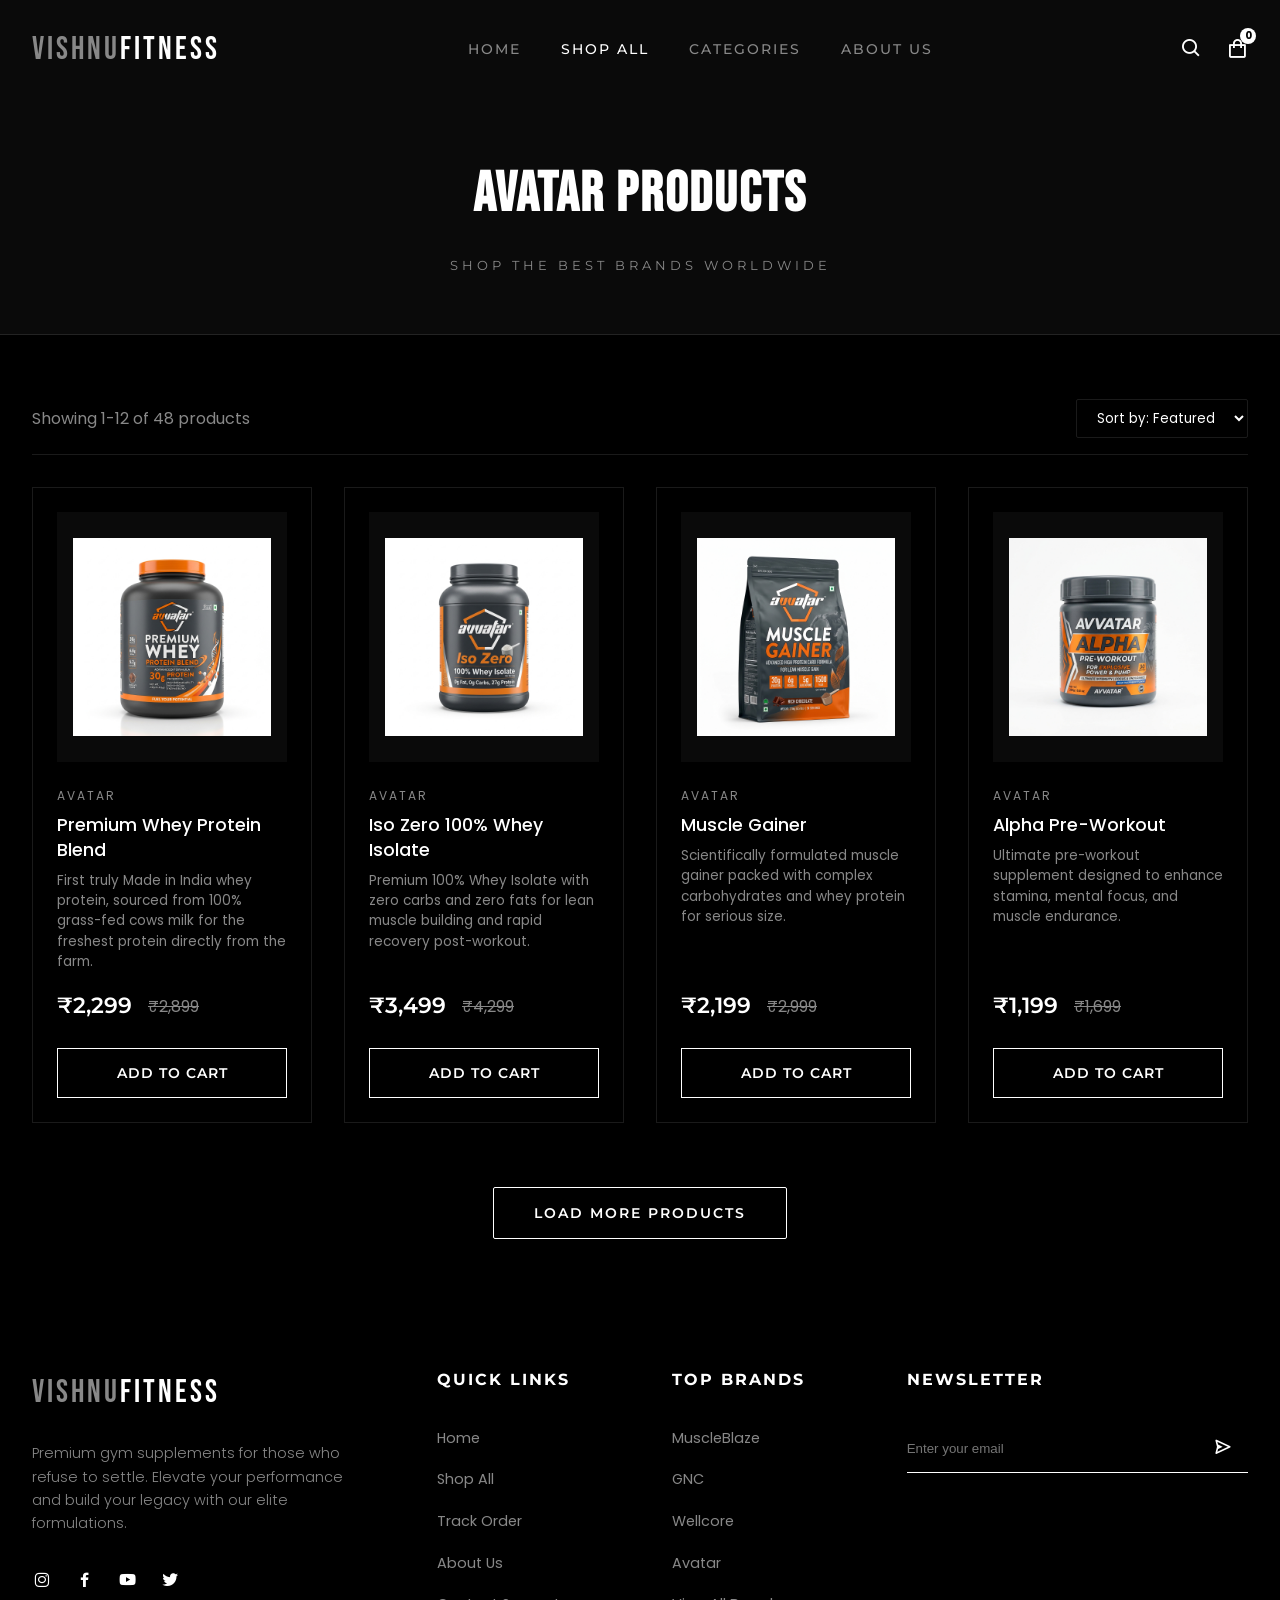
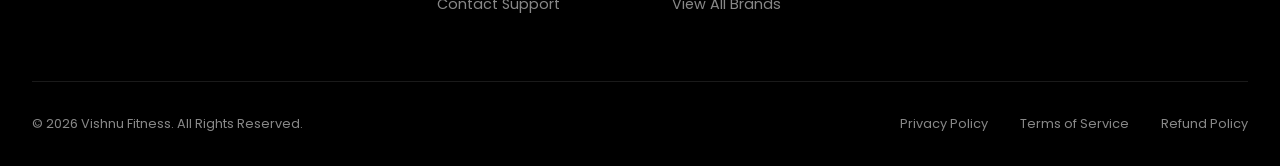
<file: avatar.html>
<!DOCTYPE html>
<html lang="en">
<head>
    <meta charset="UTF-8">
    <meta name="viewport" content="width=device-width, initial-scale=1.0">
    <title>Avatar Products | Vishnu Fitness</title>
    <meta name="description" content="Shop premium gym supplements from top brands like MuscleBlaze, GNC, Wellcore, Avatar, and more.">
    
    <!-- Fonts -->
    <link rel="preconnect" href="https://fonts.googleapis.com">
    <link rel="preconnect" href="https://fonts.gstatic.com" crossorigin>
    <link href="https://fonts.googleapis.com/css2?family=Bebas+Neue&family=Montserrat:wght@400;500;600;700&family=Poppins:wght@300;400;500;600;700;800&display=swap" rel="stylesheet">
    
    <!-- Icons -->
    <link href='https://unpkg.com/boxicons@2.1.4/css/boxicons.min.css' rel='stylesheet'>
    
    <!-- CSS -->
    <link rel="stylesheet" href="css/styles.css">
    <style>
        .page-header {
            padding: 150px 0 50px;
            text-align: center;
            background-color: var(--clr-bg-alt);
            border-bottom: var(--border-light);
            margin-bottom: var(--spacing-lg);
        }
        .filters-bar {
            display: flex;
            justify-content: space-between;
            align-items: center;
            margin-bottom: 2rem;
            padding-bottom: 1rem;
            border-bottom: var(--border-light);
        }
        .filter-select {
            background: transparent;
            color: var(--clr-text-main);
            border: var(--border-light);
            padding: 0.5rem 1rem;
            font-family: var(--font-body);
            border-radius: var(--br-sm);
        }
        .filter-select option {
            background: var(--clr-bg-main);
        }
    </style>
</head>
<body>

    <!-- Navigation -->
    <nav class="navbar" id="navbar">
        <div class="container nav-container">
            <a href="index.html" class="brand-logo">
                <span>VISHNU</span>FITNESS
            </a>
            <div class="nav-links">
                <a href="index.html" class="nav-link">Home</a>
                <a href="products.html" class="nav-link" style="color: var(--clr-brand-primary);">Shop All</a>
                <a href="index.html#categories" class="nav-link">Categories</a>
                <a href="index.html#features" class="nav-link">About Us</a>
            </div>
            <div class="nav-icons">
                <button class="icon-btn search-btn" aria-label="Search">
                    <i class='bx bx-search'></i>
                </button>
                <button class="icon-btn cart-btn nav-cart" aria-label="Cart">
                    <i class='bx bx-shopping-bag'></i>
                    <span class="cart-badge">0</span>
                </button>
                <button class="icon-btn menu-btn" aria-label="Menu" id="menu-btn">
                    <i class='bx bx-menu'></i>
                </button>
            </div>
        </div>
        
        <!-- Mobile Menu Overlay -->
        <div class="mobile-menu" id="mobile-menu">
            <button class="close-menu" id="close-menu"><i class='bx bx-x'></i></button>
            <div class="mobile-nav-links">
                <a href="index.html" class="mobile-nav-link">Home</a>
                <a href="products.html" class="mobile-nav-link">Shop All</a>
                <a href="index.html#categories" class="mobile-nav-link">Categories</a>
                <a href="index.html#features" class="mobile-nav-link">About Us</a>
            </div>
        </div>
    </nav>

    <!-- Page Header -->
    <header class="page-header">
        <div class="container">
            <h1 class="section-title">Avatar Products</h1>
            <p class="section-subtitle" style="margin-top: 1rem;">Shop The Best Brands Worldwide</p>
        </div>
    </header>

    <!-- Products Section -->
    <section class="section" style="padding-top: 0;">
        <div class="container">
            
            <div class="filters-bar">
                <div class="results-count text-muted">Showing 1-12 of 48 products</div>
                <div class="sort-by">
                    <select class="filter-select">
                        <option value="featured">Sort by: Featured</option>
                        <option value="price-low">Price: Low to High</option>
                        <option value="price-high">Price: High to Low</option>
                        <option value="rating">Top Rated</option>
                    </select>
                </div>
            </div>

            <div class="products-grid">
                <div class="product-card" onclick="window.location.href='product-detail.html?id=avvatar-whey'" style="cursor: pointer;">
                    <div class="product-image-container">
                        <img src="assets/images/avvatar_whey.png" alt="Premium Whey Protein Blend" class="product-img">
                    </div>
                    <div class="product-brand">Avatar</div>
                    <h3 class="product-title">Premium Whey Protein Blend</h3>
                    <p class="product-desc">First truly Made in India whey protein, sourced from 100% grass-fed cows milk for the freshest protein directly from the farm.</p>
                    <div class="product-price-container">
                        <span class="price-current">₹2,299</span>
                        <span class="price-old">₹2,899</span>
                    </div>
                    <button class="add-to-cart-btn" onclick="event.stopPropagation(); const prod = window.productDatabase['avvatar-whey']; const defWeight = prod.weights.find(w => w.isDefault) || prod.weights[0]; window.addToCart({ id: 'avvatar-whey', title: prod.title, brand: prod.brand, img: prod.img, flavor: prod.flavors[0], weight: defWeight.label, price: defWeight.price, qty: 1 });">Add to Cart</button>
                </div>

                <div class="product-card" onclick="window.location.href='product-detail.html?id=avvatar-isolate'" style="cursor: pointer;">
                    <div class="product-image-container">
                        <img src="assets/images/avvatar_isolate.png" alt="Iso Zero 100% Whey Isolate" class="product-img">
                    </div>
                    <div class="product-brand">Avatar</div>
                    <h3 class="product-title">Iso Zero 100% Whey Isolate</h3>
                    <p class="product-desc">Premium 100% Whey Isolate with zero carbs and zero fats for lean muscle building and rapid recovery post-workout.</p>
                    <div class="product-price-container">
                        <span class="price-current">₹3,499</span>
                        <span class="price-old">₹4,299</span>
                    </div>
                    <button class="add-to-cart-btn" onclick="event.stopPropagation(); const prod = window.productDatabase['avvatar-isolate']; const defWeight = prod.weights.find(w => w.isDefault) || prod.weights[0]; window.addToCart({ id: 'avvatar-isolate', title: prod.title, brand: prod.brand, img: prod.img, flavor: prod.flavors[0], weight: defWeight.label, price: defWeight.price, qty: 1 });">Add to Cart</button>
                </div>

                <div class="product-card" onclick="window.location.href='product-detail.html?id=avvatar-gainer'" style="cursor: pointer;">
                    <div class="product-image-container">
                        <img src="assets/images/avvatar_gainer.png" alt="Muscle Gainer" class="product-img">
                    </div>
                    <div class="product-brand">Avatar</div>
                    <h3 class="product-title">Muscle Gainer</h3>
                    <p class="product-desc">Scientifically formulated muscle gainer packed with complex carbohydrates and whey protein for serious size.</p>
                    <div class="product-price-container">
                        <span class="price-current">₹2,199</span>
                        <span class="price-old">₹2,999</span>
                    </div>
                    <button class="add-to-cart-btn" onclick="event.stopPropagation(); const prod = window.productDatabase['avvatar-gainer']; const defWeight = prod.weights.find(w => w.isDefault) || prod.weights[0]; window.addToCart({ id: 'avvatar-gainer', title: prod.title, brand: prod.brand, img: prod.img, flavor: prod.flavors[0], weight: defWeight.label, price: defWeight.price, qty: 1 });">Add to Cart</button>
                </div>

                <div class="product-card" onclick="window.location.href='product-detail.html?id=avvatar-preworkout'" style="cursor: pointer;">
                    <div class="product-image-container">
                        <img src="assets/images/avvatar_preworkout.png" alt="Alpha Pre-Workout" class="product-img">
                    </div>
                    <div class="product-brand">Avatar</div>
                    <h3 class="product-title">Alpha Pre-Workout</h3>
                    <p class="product-desc">Ultimate pre-workout supplement designed to enhance stamina, mental focus, and muscle endurance.</p>
                    <div class="product-price-container">
                        <span class="price-current">₹1,199</span>
                        <span class="price-old">₹1,699</span>
                    </div>
                    <button class="add-to-cart-btn" onclick="event.stopPropagation(); const prod = window.productDatabase['avvatar-preworkout']; const defWeight = prod.weights.find(w => w.isDefault) || prod.weights[0]; window.addToCart({ id: 'avvatar-preworkout', title: prod.title, brand: prod.brand, img: prod.img, flavor: prod.flavors[0], weight: defWeight.label, price: defWeight.price, qty: 1 });">Add to Cart</button>
                </div>
            </div>
            
            <div class="text-center" style="margin-top: 4rem; text-align: center;">
                <button class="btn btn-secondary">Load More Products</button>
            </div>
        </div>
    </section>

    <!-- Footer -->
    <footer class="footer">
        <div class="container">
            <div class="footer-top">
                <div class="footer-col brand-col">
                    <a href="index.html" class="brand-logo">
                        <span>VISHNU</span>FITNESS
                    </a>
                    <p class="footer-desc">Premium gym supplements for those who refuse to settle. Elevate your performance and build your legacy with our elite formulations.</p>
                    <div class="social-links">
                        <a href="#" class="social-link"><i class='bx bxl-instagram'></i></a>
                        <a href="#" class="social-link"><i class='bx bxl-facebook'></i></a>
                        <a href="#" class="social-link"><i class='bx bxl-youtube'></i></a>
                        <a href="#" class="social-link"><i class='bx bxl-twitter'></i></a>
                    </div>
                </div>
                
                <div class="footer-col">
                    <h4 class="footer-heading">Quick Links</h4>
                    <ul class="footer-links">
                        <li><a href="index.html">Home</a></li>
                        <li><a href="products.html">Shop All</a></li>
                        <li><a href="#">Track Order</a></li>
                        <li><a href="index.html#features">About Us</a></li>
                        <li><a href="#">Contact Support</a></li>
                    </ul>
                </div>
                
                <div class="footer-col">
                    <h4 class="footer-heading">Top Brands</h4>
                    <ul class="footer-links">
                        <li><a href="muscleblaze.html">MuscleBlaze</a></li>
                        <li><a href="gnc.html">GNC</a></li>
                        <li><a href="wellcore.html">Wellcore</a></li>
                        <li><a href="avatar.html">Avatar</a></li>
                        <li><a href="products.html">View All Brands</a></li>
                    </ul>
                </div>
                
                <div class="footer-col newsletter-col">
                    <h4 class="footer-heading">Newsletter</h4>
                    <form class="newsletter-form" onsubmit="event.preventDefault();">
                        <input type="email" placeholder="Enter your email" required>
                        <button type="submit" class="btn-subscribe"><i class='bx bx-send'></i></button>
                    </form>
                </div>
            </div>
            
            <div class="footer-bottom">
                <p>&copy; 2026 Vishnu Fitness. All Rights Reserved.</p>
                <div class="footer-bottom-links">
                    <a href="#">Privacy Policy</a>
                    <a href="#">Terms of Service</a>
                    <a href="#">Refund Policy</a>
                </div>
            </div>
        </div>
    </footer>

    <!-- JS -->
    

    <!-- JS -->
    <script src="js/data.js"></script>
    <script src="js/cart.js"></script>
    <script src="js/main.js"></script>

</body>
</html>
</file>
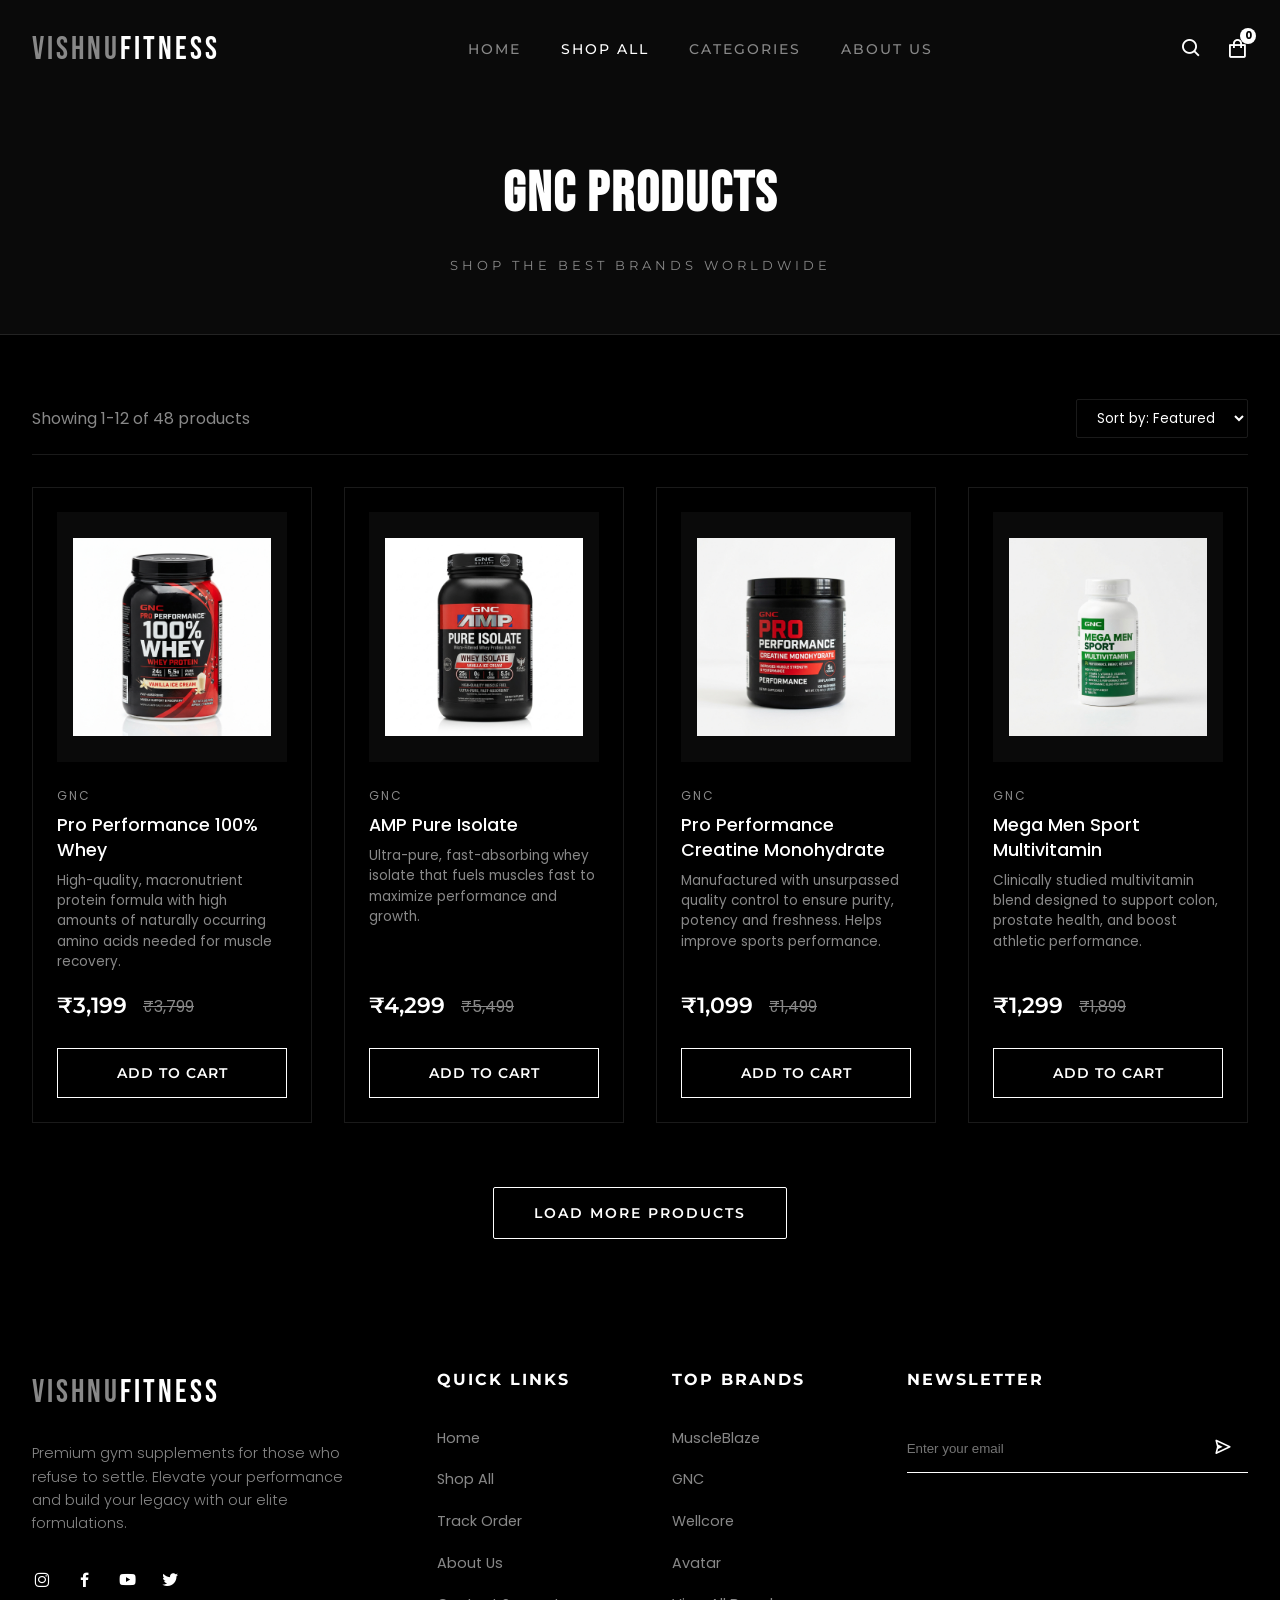
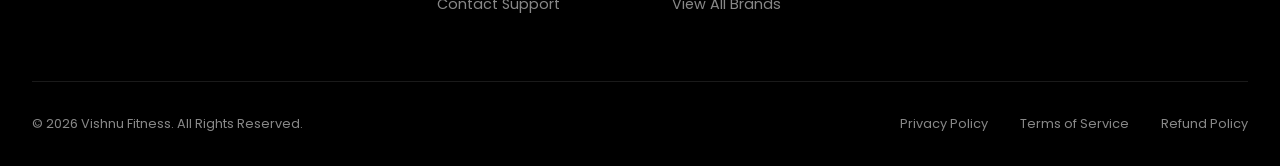
<file: gnc.html>
<!DOCTYPE html>
<html lang="en">
<head>
    <meta charset="UTF-8">
    <meta name="viewport" content="width=device-width, initial-scale=1.0">
    <title>GNC Products | Vishnu Fitness</title>
    <meta name="description" content="Shop premium gym supplements from top brands like MuscleBlaze, GNC, Wellcore, Avatar, and more.">
    
    <!-- Fonts -->
    <link rel="preconnect" href="https://fonts.googleapis.com">
    <link rel="preconnect" href="https://fonts.gstatic.com" crossorigin>
    <link href="https://fonts.googleapis.com/css2?family=Bebas+Neue&family=Montserrat:wght@400;500;600;700&family=Poppins:wght@300;400;500;600;700;800&display=swap" rel="stylesheet">
    
    <!-- Icons -->
    <link href='https://unpkg.com/boxicons@2.1.4/css/boxicons.min.css' rel='stylesheet'>
    
    <!-- CSS -->
    <link rel="stylesheet" href="css/styles.css">
    <style>
        .page-header {
            padding: 150px 0 50px;
            text-align: center;
            background-color: var(--clr-bg-alt);
            border-bottom: var(--border-light);
            margin-bottom: var(--spacing-lg);
        }
        .filters-bar {
            display: flex;
            justify-content: space-between;
            align-items: center;
            margin-bottom: 2rem;
            padding-bottom: 1rem;
            border-bottom: var(--border-light);
        }
        .filter-select {
            background: transparent;
            color: var(--clr-text-main);
            border: var(--border-light);
            padding: 0.5rem 1rem;
            font-family: var(--font-body);
            border-radius: var(--br-sm);
        }
        .filter-select option {
            background: var(--clr-bg-main);
        }
    </style>
</head>
<body>

    <!-- Navigation -->
    <nav class="navbar" id="navbar">
        <div class="container nav-container">
            <a href="index.html" class="brand-logo">
                <span>VISHNU</span>FITNESS
            </a>
            <div class="nav-links">
                <a href="index.html" class="nav-link">Home</a>
                <a href="products.html" class="nav-link" style="color: var(--clr-brand-primary);">Shop All</a>
                <a href="index.html#categories" class="nav-link">Categories</a>
                <a href="index.html#features" class="nav-link">About Us</a>
            </div>
            <div class="nav-icons">
                <button class="icon-btn search-btn" aria-label="Search">
                    <i class='bx bx-search'></i>
                </button>
                <button class="icon-btn cart-btn nav-cart" aria-label="Cart">
                    <i class='bx bx-shopping-bag'></i>
                    <span class="cart-badge">0</span>
                </button>
                <button class="icon-btn menu-btn" aria-label="Menu" id="menu-btn">
                    <i class='bx bx-menu'></i>
                </button>
            </div>
        </div>
        
        <!-- Mobile Menu Overlay -->
        <div class="mobile-menu" id="mobile-menu">
            <button class="close-menu" id="close-menu"><i class='bx bx-x'></i></button>
            <div class="mobile-nav-links">
                <a href="index.html" class="mobile-nav-link">Home</a>
                <a href="products.html" class="mobile-nav-link">Shop All</a>
                <a href="index.html#categories" class="mobile-nav-link">Categories</a>
                <a href="index.html#features" class="mobile-nav-link">About Us</a>
            </div>
        </div>
    </nav>

    <!-- Page Header -->
    <header class="page-header">
        <div class="container">
            <h1 class="section-title">GNC Products</h1>
            <p class="section-subtitle" style="margin-top: 1rem;">Shop The Best Brands Worldwide</p>
        </div>
    </header>

    <!-- Products Section -->
    <section class="section" style="padding-top: 0;">
        <div class="container">
            
            <div class="filters-bar">
                <div class="results-count text-muted">Showing 1-12 of 48 products</div>
                <div class="sort-by">
                    <select class="filter-select">
                        <option value="featured">Sort by: Featured</option>
                        <option value="price-low">Price: Low to High</option>
                        <option value="price-high">Price: High to Low</option>
                        <option value="rating">Top Rated</option>
                    </select>
                </div>
            </div>

            <div class="products-grid">
                <div class="product-card" onclick="window.location.href='product-detail.html?id=gnc-whey'" style="cursor: pointer;">
                    <div class="product-image-container">
                        <img src="assets/images/gnc_whey.png" alt="Pro Performance 100% Whey" class="product-img">
                    </div>
                    <div class="product-brand">GNC</div>
                    <h3 class="product-title">Pro Performance 100% Whey</h3>
                    <p class="product-desc">High-quality, macronutrient protein formula with high amounts of naturally occurring amino acids needed for muscle recovery.</p>
                    <div class="product-price-container">
                        <span class="price-current">₹3,199</span>
                        <span class="price-old">₹3,799</span>
                    </div>
                    <button class="add-to-cart-btn" onclick="event.stopPropagation(); const prod = window.productDatabase['gnc-whey']; const defWeight = prod.weights.find(w => w.isDefault) || prod.weights[0]; window.addToCart({ id: 'gnc-whey', title: prod.title, brand: prod.brand, img: prod.img, flavor: prod.flavors[0], weight: defWeight.label, price: defWeight.price, qty: 1 });">Add to Cart</button>
                </div>

                <div class="product-card" onclick="window.location.href='product-detail.html?id=gnc-isolate'" style="cursor: pointer;">
                    <div class="product-image-container">
                        <img src="assets/images/gnc_isolate.png" alt="AMP Pure Isolate" class="product-img">
                    </div>
                    <div class="product-brand">GNC</div>
                    <h3 class="product-title">AMP Pure Isolate</h3>
                    <p class="product-desc">Ultra-pure, fast-absorbing whey isolate that fuels muscles fast to maximize performance and growth.</p>
                    <div class="product-price-container">
                        <span class="price-current">₹4,299</span>
                        <span class="price-old">₹5,499</span>
                    </div>
                    <button class="add-to-cart-btn" onclick="event.stopPropagation(); const prod = window.productDatabase['gnc-isolate']; const defWeight = prod.weights.find(w => w.isDefault) || prod.weights[0]; window.addToCart({ id: 'gnc-isolate', title: prod.title, brand: prod.brand, img: prod.img, flavor: prod.flavors[0], weight: defWeight.label, price: defWeight.price, qty: 1 });">Add to Cart</button>
                </div>

                <div class="product-card" onclick="window.location.href='product-detail.html?id=gnc-creatine'" style="cursor: pointer;">
                    <div class="product-image-container">
                        <img src="assets/images/gnc_creatine.png" alt="Pro Performance Creatine Monohydrate" class="product-img">
                    </div>
                    <div class="product-brand">GNC</div>
                    <h3 class="product-title">Pro Performance Creatine Monohydrate</h3>
                    <p class="product-desc">Manufactured with unsurpassed quality control to ensure purity, potency and freshness. Helps improve sports performance.</p>
                    <div class="product-price-container">
                        <span class="price-current">₹1,099</span>
                        <span class="price-old">₹1,499</span>
                    </div>
                    <button class="add-to-cart-btn" onclick="event.stopPropagation(); const prod = window.productDatabase['gnc-creatine']; const defWeight = prod.weights.find(w => w.isDefault) || prod.weights[0]; window.addToCart({ id: 'gnc-creatine', title: prod.title, brand: prod.brand, img: prod.img, flavor: prod.flavors[0], weight: defWeight.label, price: defWeight.price, qty: 1 });">Add to Cart</button>
                </div>

                <div class="product-card" onclick="window.location.href='product-detail.html?id=gnc-multivitamin'" style="cursor: pointer;">
                    <div class="product-image-container">
                        <img src="assets/images/gnc_multivitamin.png" alt="Mega Men Sport Multivitamin" class="product-img">
                    </div>
                    <div class="product-brand">GNC</div>
                    <h3 class="product-title">Mega Men Sport Multivitamin</h3>
                    <p class="product-desc">Clinically studied multivitamin blend designed to support colon, prostate health, and boost athletic performance.</p>
                    <div class="product-price-container">
                        <span class="price-current">₹1,299</span>
                        <span class="price-old">₹1,899</span>
                    </div>
                    <button class="add-to-cart-btn" onclick="event.stopPropagation(); const prod = window.productDatabase['gnc-multivitamin']; const defWeight = prod.weights.find(w => w.isDefault) || prod.weights[0]; window.addToCart({ id: 'gnc-multivitamin', title: prod.title, brand: prod.brand, img: prod.img, flavor: prod.flavors[0], weight: defWeight.label, price: defWeight.price, qty: 1 });">Add to Cart</button>
                </div>

                            </div>
            
            <div class="text-center" style="margin-top: 4rem; text-align: center;">
                <button class="btn btn-secondary">Load More Products</button>
            </div>
        </div>
    </section>

    <!-- Footer -->
    <footer class="footer">
        <div class="container">
            <div class="footer-top">
                <div class="footer-col brand-col">
                    <a href="index.html" class="brand-logo">
                        <span>VISHNU</span>FITNESS
                    </a>
                    <p class="footer-desc">Premium gym supplements for those who refuse to settle. Elevate your performance and build your legacy with our elite formulations.</p>
                    <div class="social-links">
                        <a href="#" class="social-link"><i class='bx bxl-instagram'></i></a>
                        <a href="#" class="social-link"><i class='bx bxl-facebook'></i></a>
                        <a href="#" class="social-link"><i class='bx bxl-youtube'></i></a>
                        <a href="#" class="social-link"><i class='bx bxl-twitter'></i></a>
                    </div>
                </div>
                
                <div class="footer-col">
                    <h4 class="footer-heading">Quick Links</h4>
                    <ul class="footer-links">
                        <li><a href="index.html">Home</a></li>
                        <li><a href="products.html">Shop All</a></li>
                        <li><a href="#">Track Order</a></li>
                        <li><a href="index.html#features">About Us</a></li>
                        <li><a href="#">Contact Support</a></li>
                    </ul>
                </div>
                
                <div class="footer-col">
                    <h4 class="footer-heading">Top Brands</h4>
                    <ul class="footer-links">
                        <li><a href="muscleblaze.html">MuscleBlaze</a></li>
                        <li><a href="gnc.html">GNC</a></li>
                        <li><a href="wellcore.html">Wellcore</a></li>
                        <li><a href="avatar.html">Avatar</a></li>
                        <li><a href="products.html">View All Brands</a></li>
                    </ul>
                </div>
                
                <div class="footer-col newsletter-col">
                    <h4 class="footer-heading">Newsletter</h4>
                    <form class="newsletter-form" onsubmit="event.preventDefault();">
                        <input type="email" placeholder="Enter your email" required>
                        <button type="submit" class="btn-subscribe"><i class='bx bx-send'></i></button>
                    </form>
                </div>
            </div>
            
            <div class="footer-bottom">
                <p>&copy; 2026 Vishnu Fitness. All Rights Reserved.</p>
                <div class="footer-bottom-links">
                    <a href="#">Privacy Policy</a>
                    <a href="#">Terms of Service</a>
                    <a href="#">Refund Policy</a>
                </div>
            </div>
        </div>
    </footer>

    <!-- JS -->
    

    <!-- JS -->
    <script src="js/data.js"></script>
    <script src="js/cart.js"></script>
    <script src="js/main.js"></script>

</body>
</html>
</file>
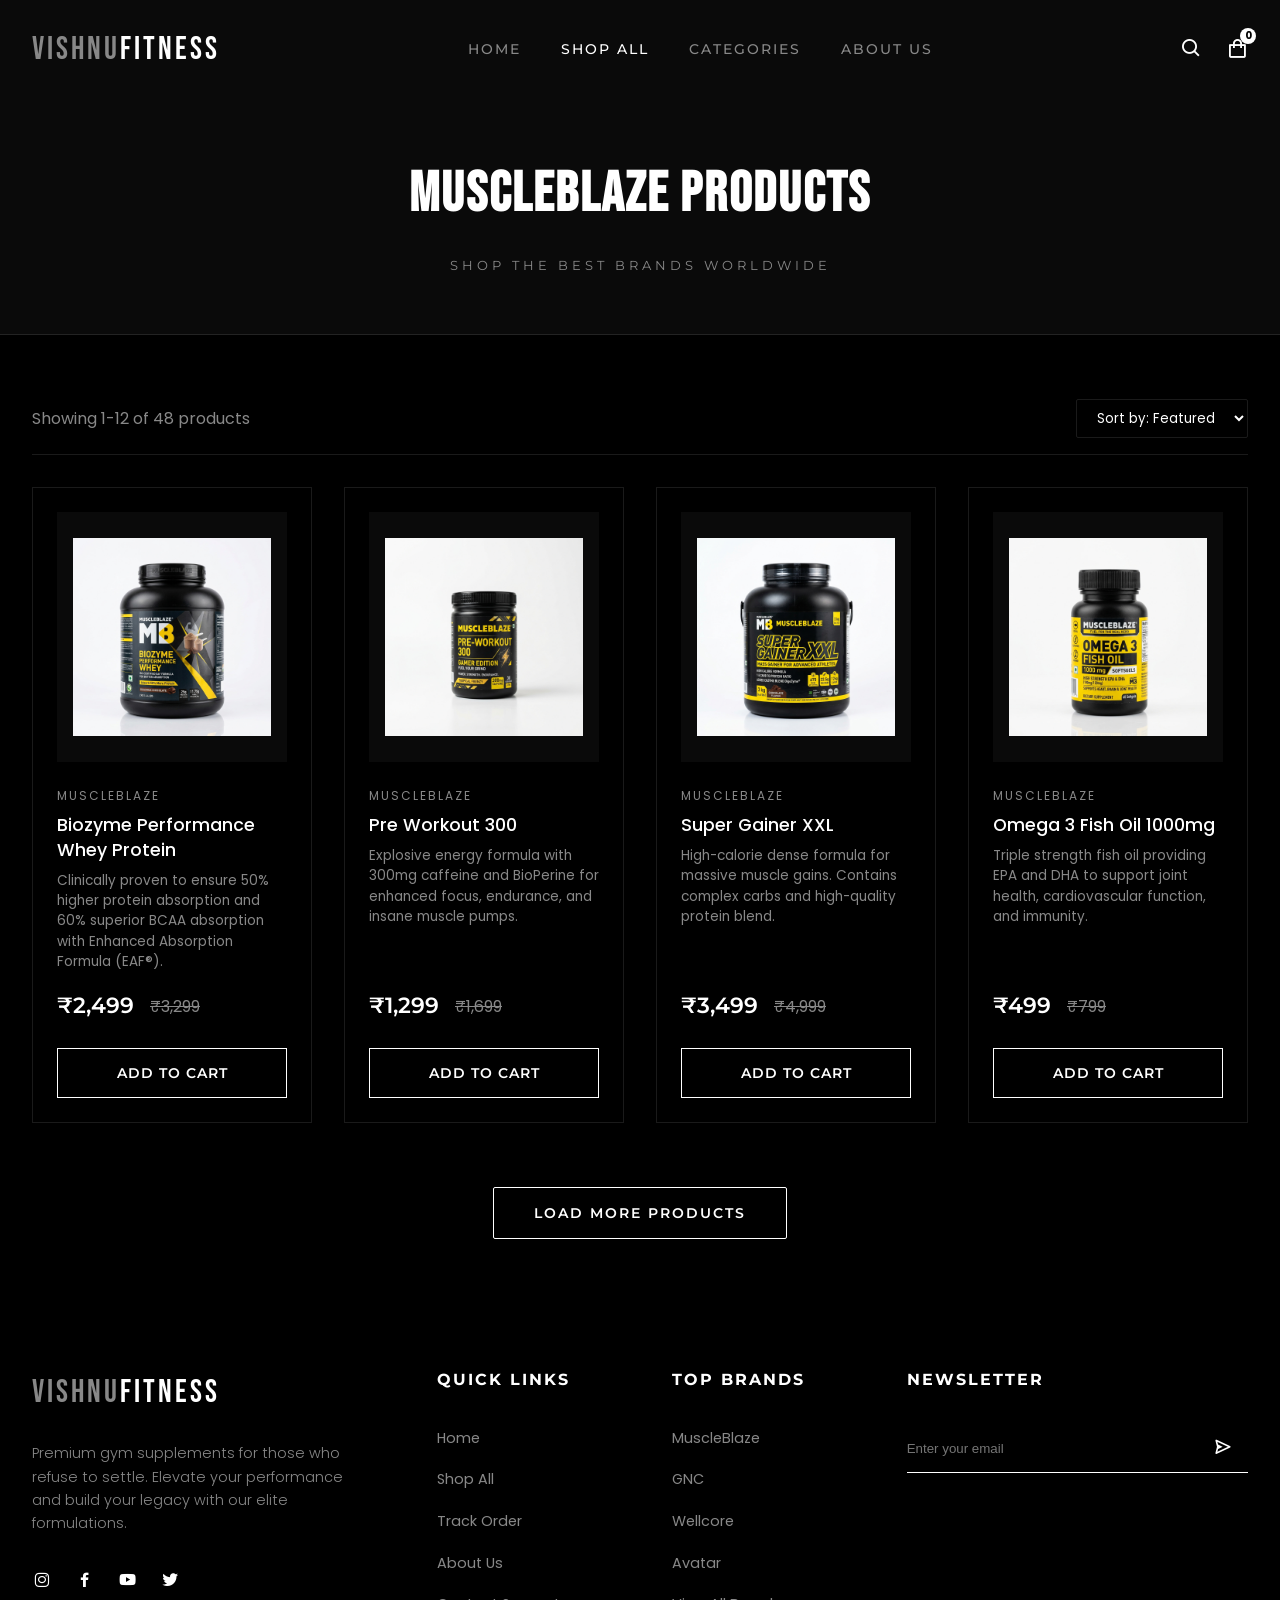
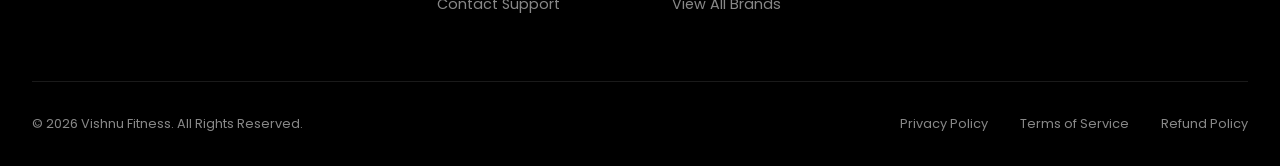
<file: muscleblaze.html>
<!DOCTYPE html>
<html lang="en">
<head>
    <meta charset="UTF-8">
    <meta name="viewport" content="width=device-width, initial-scale=1.0">
    <title>MuscleBlaze Products | Vishnu Fitness</title>
    <meta name="description" content="Shop premium gym supplements from top brands like MuscleBlaze, GNC, Wellcore, Avatar, and more.">
    
    <!-- Fonts -->
    <link rel="preconnect" href="https://fonts.googleapis.com">
    <link rel="preconnect" href="https://fonts.gstatic.com" crossorigin>
    <link href="https://fonts.googleapis.com/css2?family=Bebas+Neue&family=Montserrat:wght@400;500;600;700&family=Poppins:wght@300;400;500;600;700;800&display=swap" rel="stylesheet">
    
    <!-- Icons -->
    <link href='https://unpkg.com/boxicons@2.1.4/css/boxicons.min.css' rel='stylesheet'>
    
    <!-- CSS -->
    <link rel="stylesheet" href="css/styles.css">
    <style>
        .page-header {
            padding: 150px 0 50px;
            text-align: center;
            background-color: var(--clr-bg-alt);
            border-bottom: var(--border-light);
            margin-bottom: var(--spacing-lg);
        }
        .filters-bar {
            display: flex;
            justify-content: space-between;
            align-items: center;
            margin-bottom: 2rem;
            padding-bottom: 1rem;
            border-bottom: var(--border-light);
        }
        .filter-select {
            background: transparent;
            color: var(--clr-text-main);
            border: var(--border-light);
            padding: 0.5rem 1rem;
            font-family: var(--font-body);
            border-radius: var(--br-sm);
        }
        .filter-select option {
            background: var(--clr-bg-main);
        }
    </style>
</head>
<body>

    <!-- Navigation -->
    <nav class="navbar" id="navbar">
        <div class="container nav-container">
            <a href="index.html" class="brand-logo">
                <span>VISHNU</span>FITNESS
            </a>
            <div class="nav-links">
                <a href="index.html" class="nav-link">Home</a>
                <a href="products.html" class="nav-link" style="color: var(--clr-brand-primary);">Shop All</a>
                <a href="index.html#categories" class="nav-link">Categories</a>
                <a href="index.html#features" class="nav-link">About Us</a>
            </div>
            <div class="nav-icons">
                <button class="icon-btn search-btn" aria-label="Search">
                    <i class='bx bx-search'></i>
                </button>
                <button class="icon-btn cart-btn nav-cart" aria-label="Cart">
                    <i class='bx bx-shopping-bag'></i>
                    <span class="cart-badge">0</span>
                </button>
                <button class="icon-btn menu-btn" aria-label="Menu" id="menu-btn">
                    <i class='bx bx-menu'></i>
                </button>
            </div>
        </div>
        
        <!-- Mobile Menu Overlay -->
        <div class="mobile-menu" id="mobile-menu">
            <button class="close-menu" id="close-menu"><i class='bx bx-x'></i></button>
            <div class="mobile-nav-links">
                <a href="index.html" class="mobile-nav-link">Home</a>
                <a href="products.html" class="mobile-nav-link">Shop All</a>
                <a href="index.html#categories" class="mobile-nav-link">Categories</a>
                <a href="index.html#features" class="mobile-nav-link">About Us</a>
            </div>
        </div>
    </nav>

    <!-- Page Header -->
    <header class="page-header">
        <div class="container">
            <h1 class="section-title">MuscleBlaze Products</h1>
            <p class="section-subtitle" style="margin-top: 1rem;">Shop The Best Brands Worldwide</p>
        </div>
    </header>

    <!-- Products Section -->
    <section class="section" style="padding-top: 0;">
        <div class="container">
            
            <div class="filters-bar">
                <div class="results-count text-muted">Showing 1-12 of 48 products</div>
                <div class="sort-by">
                    <select class="filter-select">
                        <option value="featured">Sort by: Featured</option>
                        <option value="price-low">Price: Low to High</option>
                        <option value="price-high">Price: High to Low</option>
                        <option value="rating">Top Rated</option>
                    </select>
                </div>
            </div>

            <div class="products-grid">
                <div class="product-card" onclick="window.location.href='product-detail.html?id=mb-biozyme'" style="cursor: pointer;">
                    <div class="product-image-container">
                        <img src="assets/images/mb_biozyme.png" alt="Biozyme Performance Whey Protein" class="product-img">
                    </div>
                    <div class="product-brand">MuscleBlaze</div>
                    <h3 class="product-title">Biozyme Performance Whey Protein</h3>
                    <p class="product-desc">Clinically proven to ensure 50% higher protein absorption and 60% superior BCAA absorption with Enhanced Absorption Formula (EAF®).</p>
                    <div class="product-price-container">
                        <span class="price-current">₹2,499</span>
                        <span class="price-old">₹3,299</span>
                    </div>
                    <button class="add-to-cart-btn" onclick="event.stopPropagation(); const prod = window.productDatabase['mb-biozyme']; const defWeight = prod.weights.find(w => w.isDefault) || prod.weights[0]; window.addToCart({ id: 'mb-biozyme', title: prod.title, brand: prod.brand, img: prod.img, flavor: prod.flavors[0], weight: defWeight.label, price: defWeight.price, qty: 1 });">Add to Cart</button>
                </div>

                <div class="product-card" onclick="window.location.href='product-detail.html?id=mb-preworkout'" style="cursor: pointer;">
                    <div class="product-image-container">
                        <img src="assets/images/mb_preworkout.png" alt="Pre Workout 300" class="product-img">
                    </div>
                    <div class="product-brand">MuscleBlaze</div>
                    <h3 class="product-title">Pre Workout 300</h3>
                    <p class="product-desc">Explosive energy formula with 300mg caffeine and BioPerine for enhanced focus, endurance, and insane muscle pumps.</p>
                    <div class="product-price-container">
                        <span class="price-current">₹1,299</span>
                        <span class="price-old">₹1,699</span>
                    </div>
                    <button class="add-to-cart-btn" onclick="event.stopPropagation(); const prod = window.productDatabase['mb-preworkout']; const defWeight = prod.weights.find(w => w.isDefault) || prod.weights[0]; window.addToCart({ id: 'mb-preworkout', title: prod.title, brand: prod.brand, img: prod.img, flavor: prod.flavors[0], weight: defWeight.label, price: defWeight.price, qty: 1 });">Add to Cart</button>
                </div>

                <div class="product-card" onclick="window.location.href='product-detail.html?id=mb-gainer'" style="cursor: pointer;">
                    <div class="product-image-container">
                        <img src="assets/images/mb_gainer.png" alt="Super Gainer XXL" class="product-img">
                    </div>
                    <div class="product-brand">MuscleBlaze</div>
                    <h3 class="product-title">Super Gainer XXL</h3>
                    <p class="product-desc">High-calorie dense formula for massive muscle gains. Contains complex carbs and high-quality protein blend.</p>
                    <div class="product-price-container">
                        <span class="price-current">₹3,499</span>
                        <span class="price-old">₹4,999</span>
                    </div>
                    <button class="add-to-cart-btn" onclick="event.stopPropagation(); const prod = window.productDatabase['mb-gainer']; const defWeight = prod.weights.find(w => w.isDefault) || prod.weights[0]; window.addToCart({ id: 'mb-gainer', title: prod.title, brand: prod.brand, img: prod.img, flavor: prod.flavors[0], weight: defWeight.label, price: defWeight.price, qty: 1 });">Add to Cart</button>
                </div>

                <div class="product-card" onclick="window.location.href='product-detail.html?id=mb-fishoil'" style="cursor: pointer;">
                    <div class="product-image-container">
                        <img src="assets/images/mb_fishoil.png" alt="Omega 3 Fish Oil 1000mg" class="product-img">
                    </div>
                    <div class="product-brand">MuscleBlaze</div>
                    <h3 class="product-title">Omega 3 Fish Oil 1000mg</h3>
                    <p class="product-desc">Triple strength fish oil providing EPA and DHA to support joint health, cardiovascular function, and immunity.</p>
                    <div class="product-price-container">
                        <span class="price-current">₹499</span>
                        <span class="price-old">₹799</span>
                    </div>
                    <button class="add-to-cart-btn" onclick="event.stopPropagation(); const prod = window.productDatabase['mb-fishoil']; const defWeight = prod.weights.find(w => w.isDefault) || prod.weights[0]; window.addToCart({ id: 'mb-fishoil', title: prod.title, brand: prod.brand, img: prod.img, flavor: prod.flavors[0], weight: defWeight.label, price: defWeight.price, qty: 1 });">Add to Cart</button>
                </div>

                            </div>
            
            <div class="text-center" style="margin-top: 4rem; text-align: center;">
                <button class="btn btn-secondary">Load More Products</button>
            </div>
        </div>
    </section>

    <!-- Footer -->
    <footer class="footer">
        <div class="container">
            <div class="footer-top">
                <div class="footer-col brand-col">
                    <a href="index.html" class="brand-logo">
                        <span>VISHNU</span>FITNESS
                    </a>
                    <p class="footer-desc">Premium gym supplements for those who refuse to settle. Elevate your performance and build your legacy with our elite formulations.</p>
                    <div class="social-links">
                        <a href="#" class="social-link"><i class='bx bxl-instagram'></i></a>
                        <a href="#" class="social-link"><i class='bx bxl-facebook'></i></a>
                        <a href="#" class="social-link"><i class='bx bxl-youtube'></i></a>
                        <a href="#" class="social-link"><i class='bx bxl-twitter'></i></a>
                    </div>
                </div>
                
                <div class="footer-col">
                    <h4 class="footer-heading">Quick Links</h4>
                    <ul class="footer-links">
                        <li><a href="index.html">Home</a></li>
                        <li><a href="products.html">Shop All</a></li>
                        <li><a href="#">Track Order</a></li>
                        <li><a href="index.html#features">About Us</a></li>
                        <li><a href="#">Contact Support</a></li>
                    </ul>
                </div>
                
                <div class="footer-col">
                    <h4 class="footer-heading">Top Brands</h4>
                    <ul class="footer-links">
                        <li><a href="muscleblaze.html">MuscleBlaze</a></li>
                        <li><a href="gnc.html">GNC</a></li>
                        <li><a href="wellcore.html">Wellcore</a></li>
                        <li><a href="avatar.html">Avatar</a></li>
                        <li><a href="products.html">View All Brands</a></li>
                    </ul>
                </div>
                
                <div class="footer-col newsletter-col">
                    <h4 class="footer-heading">Newsletter</h4>
                    <form class="newsletter-form" onsubmit="event.preventDefault();">
                        <input type="email" placeholder="Enter your email" required>
                        <button type="submit" class="btn-subscribe"><i class='bx bx-send'></i></button>
                    </form>
                </div>
            </div>
            
            <div class="footer-bottom">
                <p>&copy; 2026 Vishnu Fitness. All Rights Reserved.</p>
                <div class="footer-bottom-links">
                    <a href="#">Privacy Policy</a>
                    <a href="#">Terms of Service</a>
                    <a href="#">Refund Policy</a>
                </div>
            </div>
        </div>
    </footer>

    <!-- JS -->
    

    <!-- JS -->
    <script src="js/data.js"></script>
    <script src="js/cart.js"></script>
    <script src="js/main.js"></script>

</body>
</html>
</file>
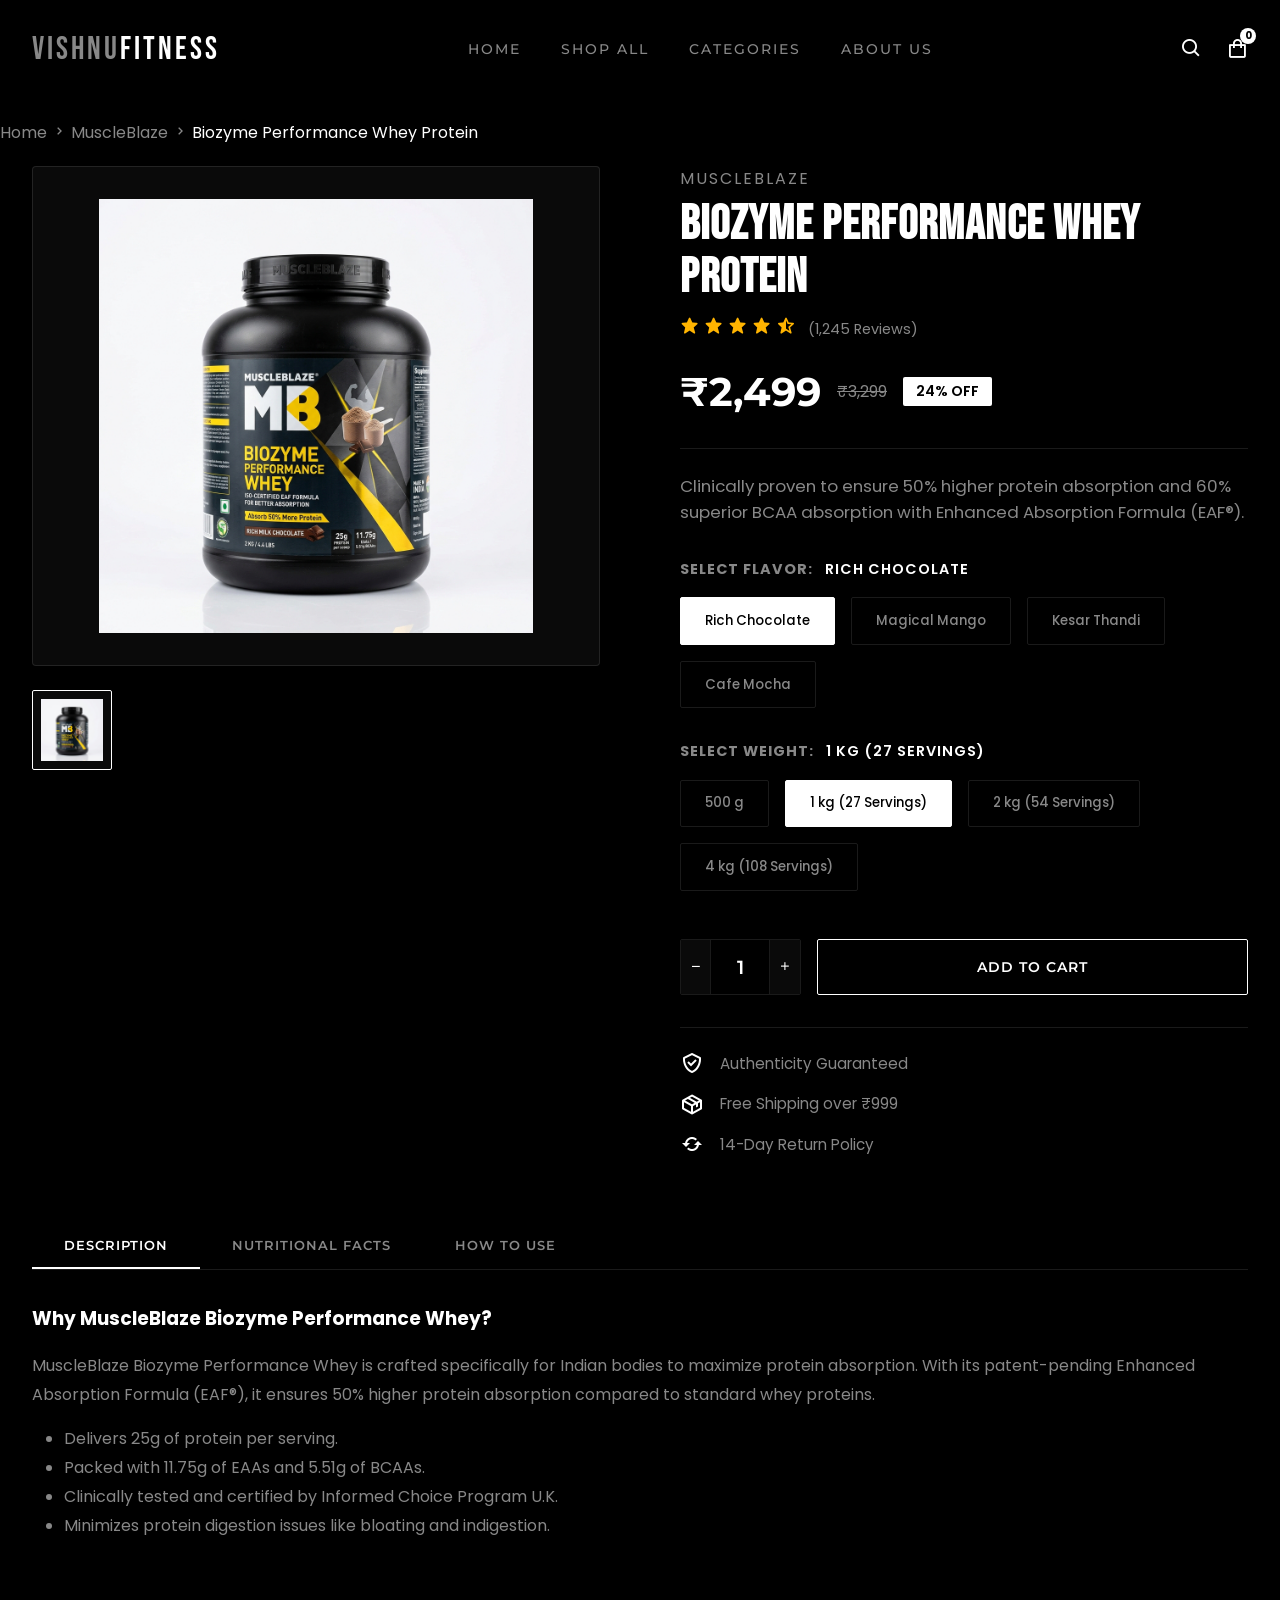
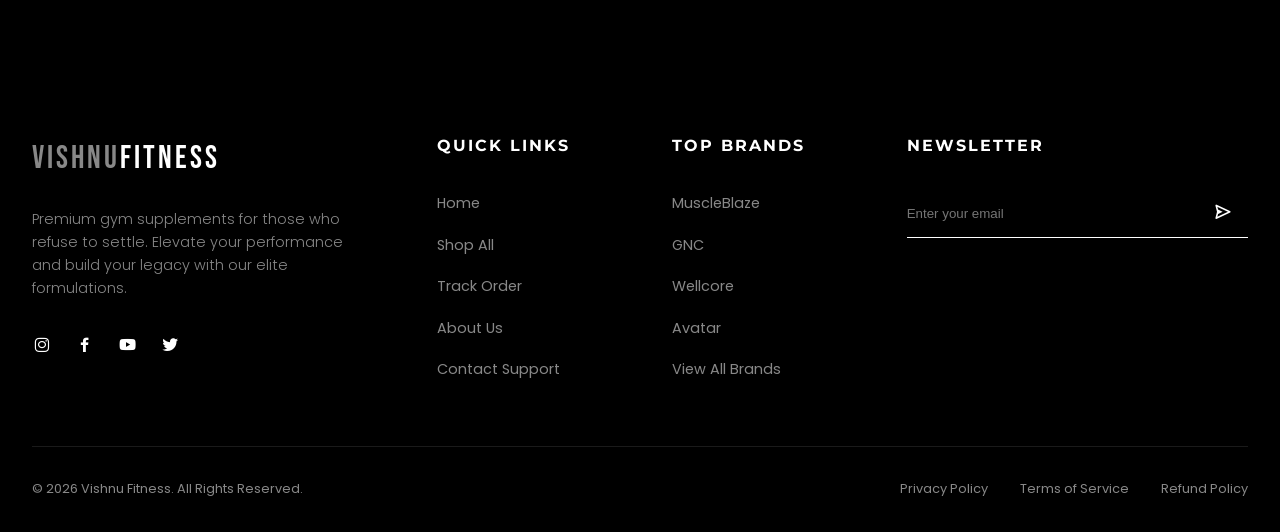
<file: product-detail.html>
<!DOCTYPE html>
<html lang="en">
<head>
    <meta charset="UTF-8">
    <meta name="viewport" content="width=device-width, initial-scale=1.0">
    <title>MuscleBlaze Biozyme Performance Whey | Vishnu Fitness</title>
    <meta name="description" content="Buy MuscleBlaze Biozyme Performance Whey Protein. Available in multiple flavors and sizes.">
    
    <!-- Fonts -->
    <link rel="preconnect" href="https://fonts.googleapis.com">
    <link rel="preconnect" href="https://fonts.gstatic.com" crossorigin>
    <link href="https://fonts.googleapis.com/css2?family=Bebas+Neue&family=Montserrat:wght@400;500;600;700&family=Poppins:wght@300;400;500;600;700;800&display=swap" rel="stylesheet">
    
    <!-- Icons -->
    <link href='https://unpkg.com/boxicons@2.1.4/css/boxicons.min.css' rel='stylesheet'>
    
    <!-- CSS -->
    <link rel="stylesheet" href="css/styles.css">
</head>
<body>

    <!-- Navigation -->
    <nav class="navbar" id="navbar">
        <div class="container nav-container">
            <a href="index.html" class="brand-logo">
                <span>VISHNU</span>FITNESS
            </a>
            <div class="nav-links">
                <a href="index.html" class="nav-link">Home</a>
                <a href="products.html" class="nav-link">Shop All</a>
                <a href="index.html#categories" class="nav-link">Categories</a>
                <a href="index.html#features" class="nav-link">About Us</a>
            </div>
            <div class="nav-icons">
                <button class="icon-btn search-btn" aria-label="Search">
                    <i class='bx bx-search'></i>
                </button>
                <button class="icon-btn cart-btn nav-cart" aria-label="Cart">
                    <i class='bx bx-shopping-bag'></i>
                    <span class="cart-badge">0</span>
                </button>
                <button class="icon-btn menu-btn" aria-label="Menu" id="menu-btn">
                    <i class='bx bx-menu'></i>
                </button>
            </div>
        </div>
        
        <!-- Mobile Menu Overlay -->
        <div class="mobile-menu" id="mobile-menu">
            <button class="close-menu" id="close-menu"><i class='bx bx-x'></i></button>
            <div class="mobile-nav-links">
                <a href="index.html" class="mobile-nav-link">Home</a>
                <a href="products.html" class="mobile-nav-link">Shop All</a>
                <a href="index.html#categories" class="mobile-nav-link">Categories</a>
                <a href="index.html#features" class="mobile-nav-link">About Us</a>
            </div>
        </div>
    </nav>

    <!-- Breadcrumb -->
    <div class="breadcrumb container" style="margin-top: 100px; padding: 20px 0;">
        <a href="index.html" class="text-muted">Home</a> <i class='bx bx-chevron-right text-muted'></i>
        <a href="muscleblaze.html" class="text-muted">MuscleBlaze</a> <i class='bx bx-chevron-right text-muted'></i>
        <span class="text-brand">Biozyme Performance Whey</span>
    </div>

    <!-- Product Detail Section -->
    <section class="pdp-section container">
        <div class="pdp-grid">
            
            <!-- Left: Images -->
            <div class="pdp-images">
                <div class="pdp-main-image">
                    <!-- Real placeholder image representing the tub -->
                    <img id="main-product-img" src="assets/images/mb_biozyme.png" alt="MuscleBlaze Biozyme Whey">
                </div>
                <div class="pdp-thumbnails">
                    <img src="assets/images/mb_biozyme.png" class="thumbnail active" alt="Front View">
                    <img src="assets/images/mb_biozyme.png" class="thumbnail" alt="Nutrition Facts">
                    <img src="assets/images/mb_biozyme.png" class="thumbnail" alt="Details">
                </div>
            </div>

            <!-- Right: Details -->
            <div class="pdp-details">
                <div class="product-brand" style="font-size: 1rem;">MuscleBlaze</div>
                <h1 class="pdp-title">Biozyme Performance Whey Protein</h1>
                
                <div class="product-rating" style="margin-bottom: 1rem; color: #ffb400; font-size: 1.2rem;">
                    <i class='bx bxs-star'></i>
                    <i class='bx bxs-star'></i>
                    <i class='bx bxs-star'></i>
                    <i class='bx bxs-star'></i>
                    <i class='bx bxs-star-half'></i>
                    <span class="text-muted" style="font-size: 0.9rem; margin-left: 0.5rem;">(1,245 Reviews)</span>
                </div>

                <div class="pdp-price">
                    <span class="price-current" id="pdp-price">₹2,499</span>
                    <span class="price-old" id="pdp-old-price">₹3,299</span>
                    <span class="discount-badge" id="pdp-discount">24% OFF</span>
                </div>

                <p class="pdp-desc text-muted">
                    Clinically proven to ensure 50% higher protein absorption and 60% superior BCAA absorption compared to other whey proteins. Features the unique Enhanced Absorption Formula (EAF®).
                </p>

                <!-- Flavor Selector -->
                <div class="selector-group">
                    <h4 class="selector-title">Select Flavor: <span id="selected-flavor" class="text-brand">Rich Chocolate</span></h4>
                    <div class="pills-container" id="flavor-selector">
                        <button class="pill active" data-flavor="Rich Chocolate">Rich Chocolate</button>
                        <button class="pill" data-flavor="Magical Mango">Magical Mango</button>
                        <button class="pill" data-flavor="Kesar Thandi">Kesar Thandi</button>
                        <button class="pill" data-flavor="Vanilla">Vanilla</button>
                    </div>
                </div>

                <!-- Weight Selector -->
                <div class="selector-group">
                    <h4 class="selector-title">Select Weight: <span id="selected-weight" class="text-brand">1 kg</span></h4>
                    <div class="pills-container" id="weight-selector">
                        <button class="pill" data-weight="500g" data-price="1399" data-old="1899">500 g</button>
                        <button class="pill active" data-weight="1kg" data-price="2499" data-old="3299">1 kg (27 Servings)</button>
                        <button class="pill" data-weight="2kg" data-price="4699" data-old="6499">2 kg (54 Servings)</button>
                        <button class="pill" data-weight="4kg" data-price="8999" data-old="12999">4 kg (108 Servings)</button>
                    </div>
                </div>

                <div class="pdp-actions">
                    <div class="quantity-selector">
                        <button class="qty-btn" id="qty-minus"><i class='bx bx-minus'></i></button>
                        <input type="text" id="qty-input" value="1" readonly>
                        <button class="qty-btn" id="qty-plus"><i class='bx bx-plus'></i></button>
                    </div>
                    <button class="btn btn-primary add-to-cart-btn pdp-cart-btn" style="flex-grow: 1; padding: 1.2rem;">Add to Cart</button>
                </div>
                
                <div class="pdp-benefits">
                    <div class="benefit-item"><i class='bx bx-check-shield'></i> Authenticity Guaranteed</div>
                    <div class="benefit-item"><i class='bx bx-package'></i> Free Shipping over ₹999</div>
                    <div class="benefit-item"><i class='bx bx-refresh'></i> 14-Day Return Policy</div>
                </div>
            </div>
        </div>

        <!-- Info Tabs -->
        <div class="pdp-tabs-container">
            <div class="pdp-tab-headers">
                <button class="tab-btn active" data-tab="tab-desc">Description</button>
                <button class="tab-btn" data-tab="tab-nutri">Nutritional Facts</button>
                <button class="tab-btn" data-tab="tab-use">How to Use</button>
            </div>
            
            <div class="pdp-tab-content active" id="tab-desc">
                <h3 style="margin-bottom: 1rem;">Why MuscleBlaze Biozyme Performance Whey?</h3>
                <p class="text-muted" style="margin-bottom: 1rem;">MuscleBlaze Biozyme Performance Whey is crafted specifically for Indian bodies to maximize protein absorption. With its patent-pending Enhanced Absorption Formula (EAF®), it ensures 50% higher protein absorption compared to standard whey proteins.</p>
                <ul class="text-muted" style="list-style-type: disc; margin-left: 2rem;">
                    <li>Delivers 25g of protein per serving.</li>
                    <li>Packed with 11.75g of EAAs and 5.51g of BCAAs.</li>
                    <li>Clinically tested and certified by Informed Choice Program U.K.</li>
                    <li>Minimizes protein digestion issues like bloating and indigestion.</li>
                </ul>
            </div>
            
            <div class="pdp-tab-content" id="tab-nutri">
                <table class="nutri-table">
                    <tr><th>Nutritional Information</th><th>Per 36g Serving</th></tr>
                    <tr><td>Energy</td><td>132.84 kcal</td></tr>
                    <tr><td>Protein</td><td>25.0 g</td></tr>
                    <tr><td>Carbohydrate</td><td>4.5 g</td></tr>
                    <tr><td>Added Sugars</td><td>0.0 g</td></tr>
                    <tr><td>Total Fat</td><td>1.64 g</td></tr>
                    <tr><td>BCAAs</td><td>5.51 g</td></tr>
                </table>
            </div>
            
            <div class="pdp-tab-content" id="tab-use">
                <h3 style="margin-bottom: 1rem;">Recommended Usage</h3>
                <p class="text-muted">Add 1 level scoop (36g) of MuscleBlaze Biozyme Performance Whey to 200 ml of chilled water. Shake vigorously for 15 to 30 seconds for a thick and creamy shake.</p>
                <p class="text-muted" style="margin-top: 1rem;"><strong>Best time to consume:</strong> Early morning, post-workout, or in between meals for sustained muscle recovery.</p>
            </div>
        </div>
    </section>

    <!-- Footer -->
    <footer class="footer">
        <div class="container">
            <div class="footer-top">
                <div class="footer-col brand-col">
                    <a href="index.html" class="brand-logo">
                        <span>VISHNU</span>FITNESS
                    </a>
                    <p class="footer-desc">Premium gym supplements for those who refuse to settle. Elevate your performance and build your legacy with our elite formulations.</p>
                    <div class="social-links">
                        <a href="#" class="social-link"><i class='bx bxl-instagram'></i></a>
                        <a href="#" class="social-link"><i class='bx bxl-facebook'></i></a>
                        <a href="#" class="social-link"><i class='bx bxl-youtube'></i></a>
                        <a href="#" class="social-link"><i class='bx bxl-twitter'></i></a>
                    </div>
                </div>
                
                <div class="footer-col">
                    <h4 class="footer-heading">Quick Links</h4>
                    <ul class="footer-links">
                        <li><a href="index.html">Home</a></li>
                        <li><a href="products.html">Shop All</a></li>
                        <li><a href="#">Track Order</a></li>
                        <li><a href="index.html#features">About Us</a></li>
                        <li><a href="#">Contact Support</a></li>
                    </ul>
                </div>
                
                <div class="footer-col">
                    <h4 class="footer-heading">Top Brands</h4>
                    <ul class="footer-links">
                        <li><a href="muscleblaze.html">MuscleBlaze</a></li>
                        <li><a href="gnc.html">GNC</a></li>
                        <li><a href="wellcore.html">Wellcore</a></li>
                        <li><a href="avatar.html">Avatar</a></li>
                        <li><a href="products.html">View All Brands</a></li>
                    </ul>
                </div>
                
                <div class="footer-col newsletter-col">
                    <h4 class="footer-heading">Newsletter</h4>
                    <form class="newsletter-form" onsubmit="event.preventDefault();">
                        <input type="email" placeholder="Enter your email" required>
                        <button type="submit" class="btn-subscribe"><i class='bx bx-send'></i></button>
                    </form>
                </div>
            </div>
            
            <div class="footer-bottom">
                <p>&copy; 2026 Vishnu Fitness. All Rights Reserved.</p>
                <div class="footer-bottom-links">
                    <a href="#">Privacy Policy</a>
                    <a href="#">Terms of Service</a>
                    <a href="#">Refund Policy</a>
                </div>
            </div>
        </div>
    </footer>

    <!-- JS -->
    
    

    <!-- JS -->
    <script src="js/data.js"></script>
    <script src="js/cart.js"></script>
    <script src="js/main.js"></script>
    <script src="js/pdp.js"></script>

</body>
</html>
</file>
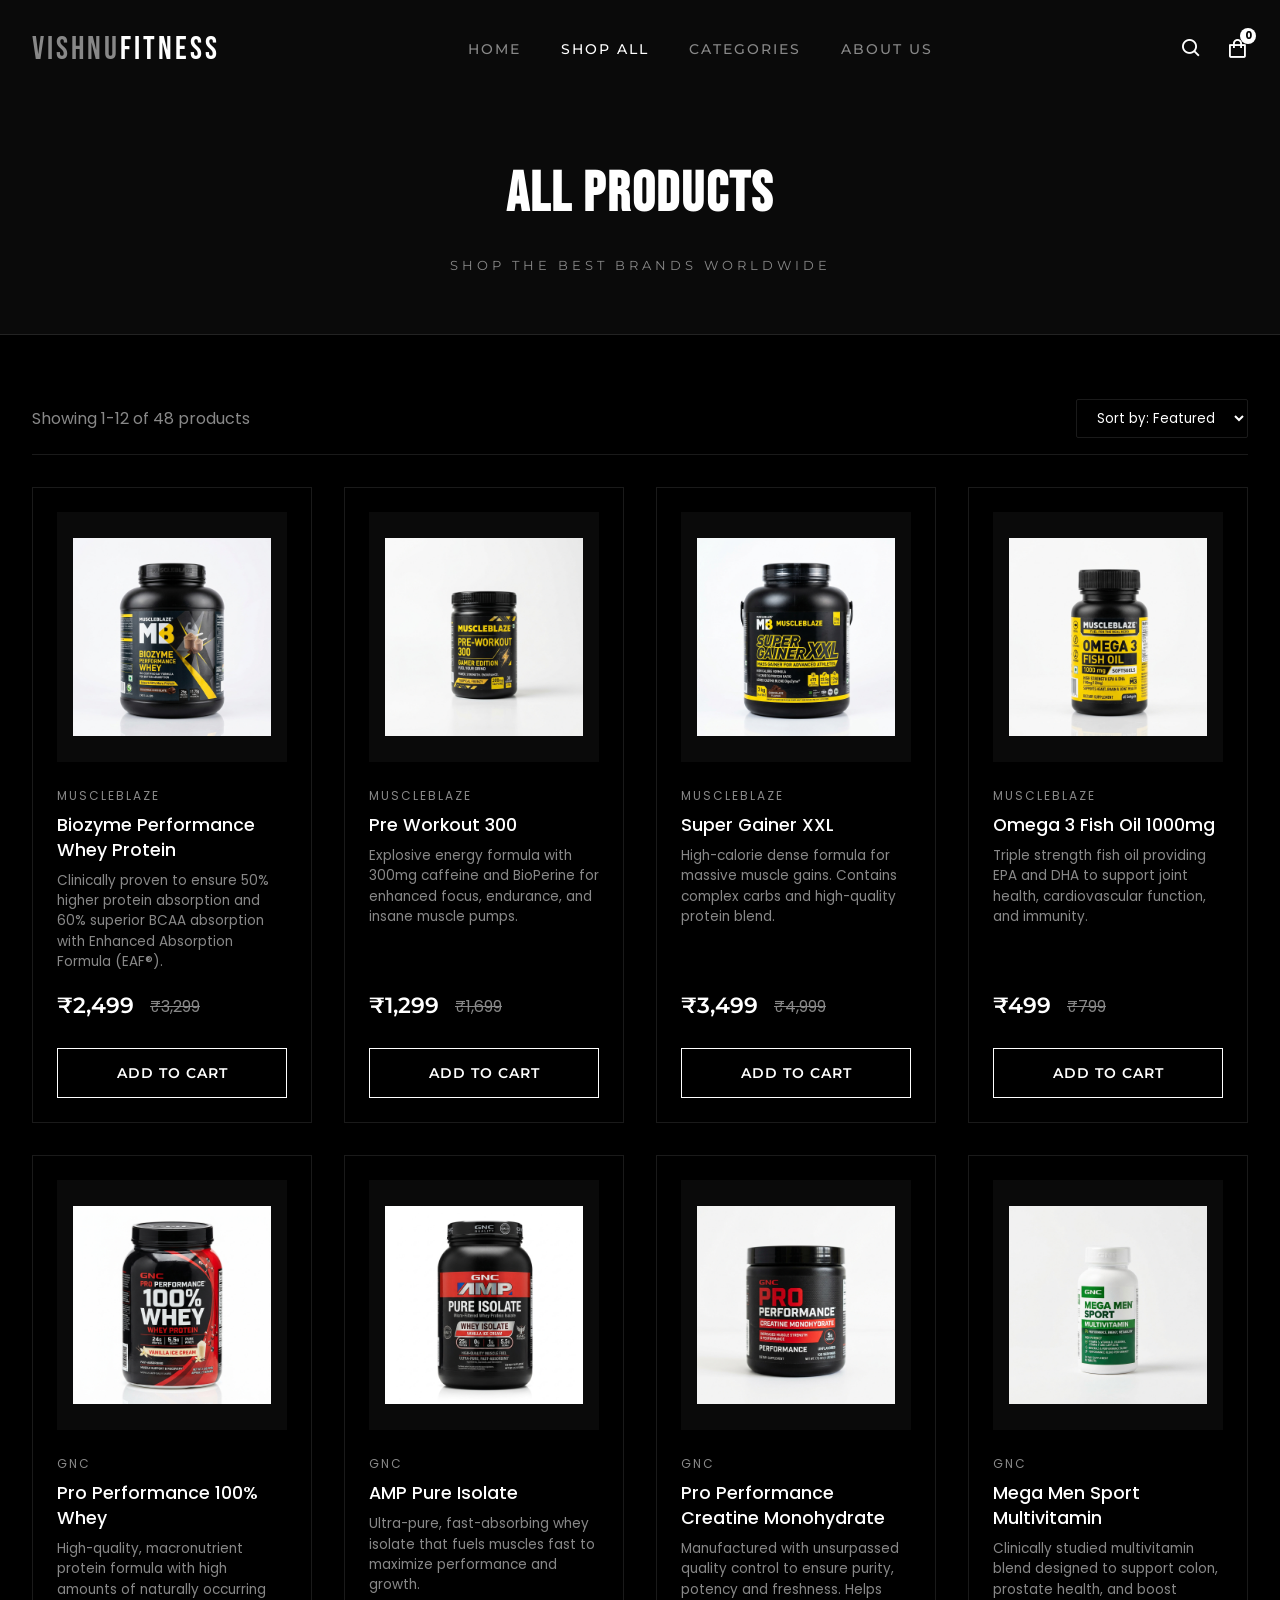
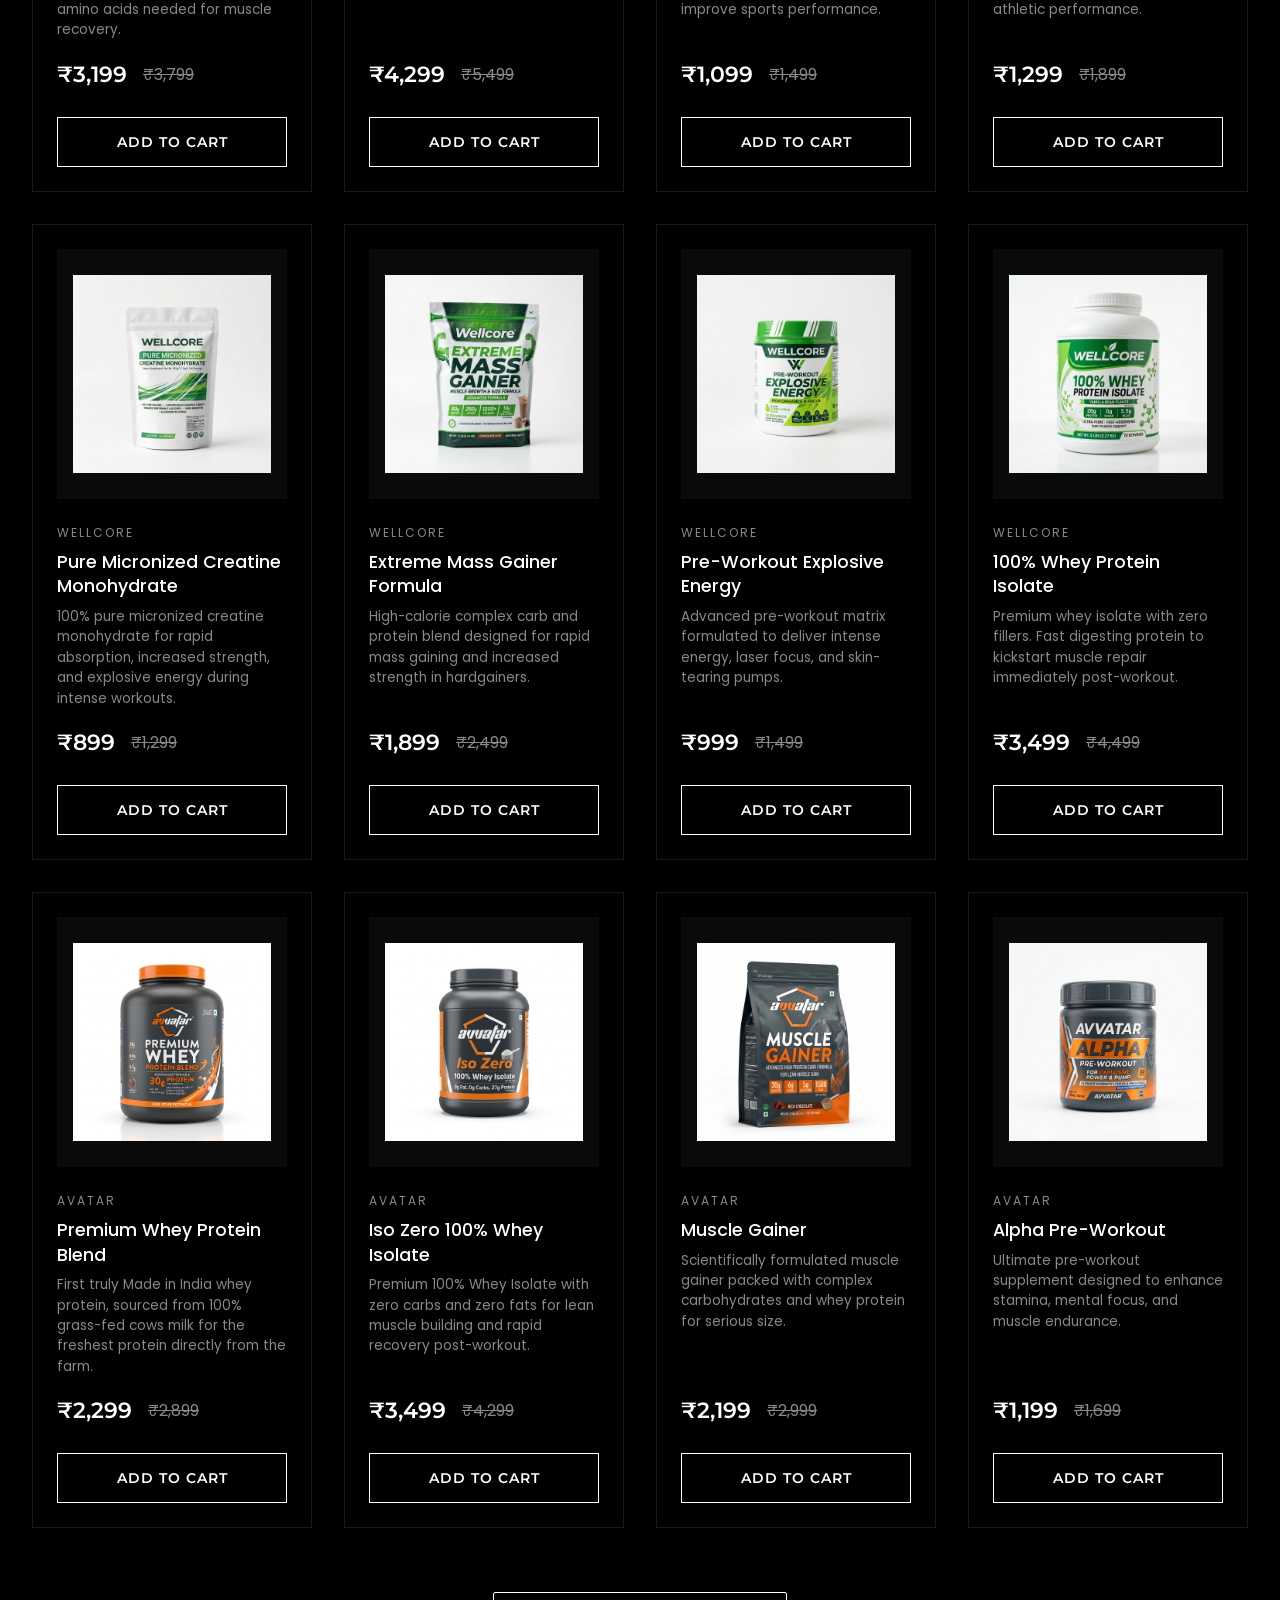
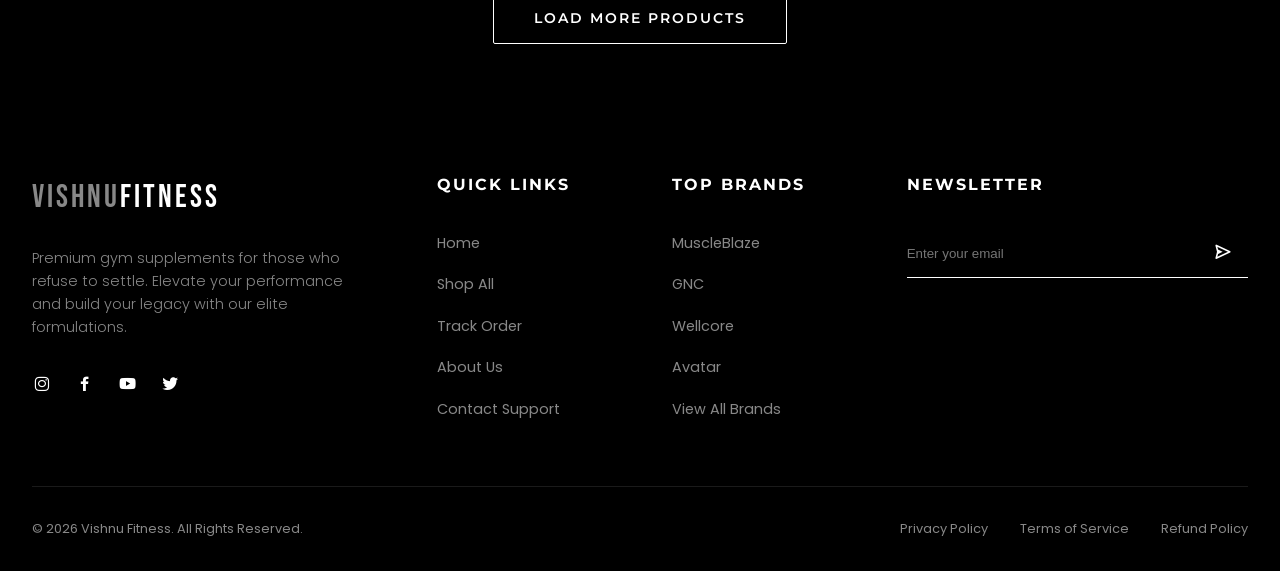
<file: products.html>
<!DOCTYPE html>
<html lang="en">
<head>
    <meta charset="UTF-8">
    <meta name="viewport" content="width=device-width, initial-scale=1.0">
    <title>All Products | Vishnu Fitness</title>
    <meta name="description" content="Shop premium gym supplements from top brands like MuscleBlaze, GNC, Wellcore, Avatar, and more.">
    
    <!-- Fonts -->
    <link rel="preconnect" href="https://fonts.googleapis.com">
    <link rel="preconnect" href="https://fonts.gstatic.com" crossorigin>
    <link href="https://fonts.googleapis.com/css2?family=Bebas+Neue&family=Montserrat:wght@400;500;600;700&family=Poppins:wght@300;400;500;600;700;800&display=swap" rel="stylesheet">
    
    <!-- Icons -->
    <link href='https://unpkg.com/boxicons@2.1.4/css/boxicons.min.css' rel='stylesheet'>
    
    <!-- CSS -->
    <link rel="stylesheet" href="css/styles.css">
    <style>
        .page-header {
            padding: 150px 0 50px;
            text-align: center;
            background-color: var(--clr-bg-alt);
            border-bottom: var(--border-light);
            margin-bottom: var(--spacing-lg);
        }
        .filters-bar {
            display: flex;
            justify-content: space-between;
            align-items: center;
            margin-bottom: 2rem;
            padding-bottom: 1rem;
            border-bottom: var(--border-light);
        }
        .filter-select {
            background: transparent;
            color: var(--clr-text-main);
            border: var(--border-light);
            padding: 0.5rem 1rem;
            font-family: var(--font-body);
            border-radius: var(--br-sm);
        }
        .filter-select option {
            background: var(--clr-bg-main);
        }
    </style>
</head>
<body>

    <!-- Navigation -->
    <nav class="navbar" id="navbar">
        <div class="container nav-container">
            <a href="index.html" class="brand-logo">
                <span>VISHNU</span>FITNESS
            </a>
            <div class="nav-links">
                <a href="index.html" class="nav-link">Home</a>
                <a href="products.html" class="nav-link" style="color: var(--clr-brand-primary);">Shop All</a>
                <a href="index.html#categories" class="nav-link">Categories</a>
                <a href="index.html#features" class="nav-link">About Us</a>
            </div>
            <div class="nav-icons">
                <button class="icon-btn search-btn" aria-label="Search">
                    <i class='bx bx-search'></i>
                </button>
                <button class="icon-btn cart-btn nav-cart" aria-label="Cart">
                    <i class='bx bx-shopping-bag'></i>
                    <span class="cart-badge">0</span>
                </button>
                <button class="icon-btn menu-btn" aria-label="Menu" id="menu-btn">
                    <i class='bx bx-menu'></i>
                </button>
            </div>
        </div>
        
        <!-- Mobile Menu Overlay -->
        <div class="mobile-menu" id="mobile-menu">
            <button class="close-menu" id="close-menu"><i class='bx bx-x'></i></button>
            <div class="mobile-nav-links">
                <a href="index.html" class="mobile-nav-link">Home</a>
                <a href="products.html" class="mobile-nav-link">Shop All</a>
                <a href="index.html#categories" class="mobile-nav-link">Categories</a>
                <a href="index.html#features" class="mobile-nav-link">About Us</a>
            </div>
        </div>
    </nav>

    <!-- Page Header -->
    <header class="page-header">
        <div class="container">
            <h1 class="section-title">All Products</h1>
            <p class="section-subtitle" style="margin-top: 1rem;">Shop The Best Brands Worldwide</p>
        </div>
    </header>

    <!-- Products Section -->
    <section class="section" style="padding-top: 0;">
        <div class="container">
            
            <div class="filters-bar">
                <div class="results-count text-muted">Showing 1-12 of 48 products</div>
                <div class="sort-by">
                    <select class="filter-select">
                        <option value="featured">Sort by: Featured</option>
                        <option value="price-low">Price: Low to High</option>
                        <option value="price-high">Price: High to Low</option>
                        <option value="rating">Top Rated</option>
                    </select>
                </div>
            </div>

            <div class="products-grid">

                <div class="product-card" onclick="window.location.href='product-detail.html?id=mb-biozyme'" style="cursor: pointer;">
                    <div class="product-image-container">
                        <img src="assets/images/mb_biozyme.png" alt="Biozyme Performance Whey Protein" class="product-img">
                    </div>
                    <div class="product-brand">MuscleBlaze</div>
                    <h3 class="product-title">Biozyme Performance Whey Protein</h3>
                    <p class="product-desc">Clinically proven to ensure 50% higher protein absorption and 60% superior BCAA absorption with Enhanced Absorption Formula (EAF®).</p>
                    <div class="product-price-container">
                        <span class="price-current">₹2,499</span>
                        <span class="price-old">₹3,299</span>
                    </div>
                    <button class="add-to-cart-btn" onclick="event.stopPropagation(); const prod = window.productDatabase['mb-biozyme']; const defWeight = prod.weights.find(w => w.isDefault) || prod.weights[0]; window.addToCart({ id: 'mb-biozyme', title: prod.title, brand: prod.brand, img: prod.img, flavor: prod.flavors[0], weight: defWeight.label, price: defWeight.price, qty: 1 });">Add to Cart</button>
                </div>

                <div class="product-card" onclick="window.location.href='product-detail.html?id=mb-preworkout'" style="cursor: pointer;">
                    <div class="product-image-container">
                        <img src="assets/images/mb_preworkout.png" alt="Pre Workout 300" class="product-img">
                    </div>
                    <div class="product-brand">MuscleBlaze</div>
                    <h3 class="product-title">Pre Workout 300</h3>
                    <p class="product-desc">Explosive energy formula with 300mg caffeine and BioPerine for enhanced focus, endurance, and insane muscle pumps.</p>
                    <div class="product-price-container">
                        <span class="price-current">₹1,299</span>
                        <span class="price-old">₹1,699</span>
                    </div>
                    <button class="add-to-cart-btn" onclick="event.stopPropagation(); const prod = window.productDatabase['mb-preworkout']; const defWeight = prod.weights.find(w => w.isDefault) || prod.weights[0]; window.addToCart({ id: 'mb-preworkout', title: prod.title, brand: prod.brand, img: prod.img, flavor: prod.flavors[0], weight: defWeight.label, price: defWeight.price, qty: 1 });">Add to Cart</button>
                </div>

                <div class="product-card" onclick="window.location.href='product-detail.html?id=mb-gainer'" style="cursor: pointer;">
                    <div class="product-image-container">
                        <img src="assets/images/mb_gainer.png" alt="Super Gainer XXL" class="product-img">
                    </div>
                    <div class="product-brand">MuscleBlaze</div>
                    <h3 class="product-title">Super Gainer XXL</h3>
                    <p class="product-desc">High-calorie dense formula for massive muscle gains. Contains complex carbs and high-quality protein blend.</p>
                    <div class="product-price-container">
                        <span class="price-current">₹3,499</span>
                        <span class="price-old">₹4,999</span>
                    </div>
                    <button class="add-to-cart-btn" onclick="event.stopPropagation(); const prod = window.productDatabase['mb-gainer']; const defWeight = prod.weights.find(w => w.isDefault) || prod.weights[0]; window.addToCart({ id: 'mb-gainer', title: prod.title, brand: prod.brand, img: prod.img, flavor: prod.flavors[0], weight: defWeight.label, price: defWeight.price, qty: 1 });">Add to Cart</button>
                </div>

                <div class="product-card" onclick="window.location.href='product-detail.html?id=mb-fishoil'" style="cursor: pointer;">
                    <div class="product-image-container">
                        <img src="assets/images/mb_fishoil.png" alt="Omega 3 Fish Oil 1000mg" class="product-img">
                    </div>
                    <div class="product-brand">MuscleBlaze</div>
                    <h3 class="product-title">Omega 3 Fish Oil 1000mg</h3>
                    <p class="product-desc">Triple strength fish oil providing EPA and DHA to support joint health, cardiovascular function, and immunity.</p>
                    <div class="product-price-container">
                        <span class="price-current">₹499</span>
                        <span class="price-old">₹799</span>
                    </div>
                    <button class="add-to-cart-btn" onclick="event.stopPropagation(); const prod = window.productDatabase['mb-fishoil']; const defWeight = prod.weights.find(w => w.isDefault) || prod.weights[0]; window.addToCart({ id: 'mb-fishoil', title: prod.title, brand: prod.brand, img: prod.img, flavor: prod.flavors[0], weight: defWeight.label, price: defWeight.price, qty: 1 });">Add to Cart</button>
                </div>

                <div class="product-card" onclick="window.location.href='product-detail.html?id=gnc-whey'" style="cursor: pointer;">
                    <div class="product-image-container">
                        <img src="assets/images/gnc_whey.png" alt="Pro Performance 100% Whey" class="product-img">
                    </div>
                    <div class="product-brand">GNC</div>
                    <h3 class="product-title">Pro Performance 100% Whey</h3>
                    <p class="product-desc">High-quality, macronutrient protein formula with high amounts of naturally occurring amino acids needed for muscle recovery.</p>
                    <div class="product-price-container">
                        <span class="price-current">₹3,199</span>
                        <span class="price-old">₹3,799</span>
                    </div>
                    <button class="add-to-cart-btn" onclick="event.stopPropagation(); const prod = window.productDatabase['gnc-whey']; const defWeight = prod.weights.find(w => w.isDefault) || prod.weights[0]; window.addToCart({ id: 'gnc-whey', title: prod.title, brand: prod.brand, img: prod.img, flavor: prod.flavors[0], weight: defWeight.label, price: defWeight.price, qty: 1 });">Add to Cart</button>
                </div>

                <div class="product-card" onclick="window.location.href='product-detail.html?id=gnc-isolate'" style="cursor: pointer;">
                    <div class="product-image-container">
                        <img src="assets/images/gnc_isolate.png" alt="AMP Pure Isolate" class="product-img">
                    </div>
                    <div class="product-brand">GNC</div>
                    <h3 class="product-title">AMP Pure Isolate</h3>
                    <p class="product-desc">Ultra-pure, fast-absorbing whey isolate that fuels muscles fast to maximize performance and growth.</p>
                    <div class="product-price-container">
                        <span class="price-current">₹4,299</span>
                        <span class="price-old">₹5,499</span>
                    </div>
                    <button class="add-to-cart-btn" onclick="event.stopPropagation(); const prod = window.productDatabase['gnc-isolate']; const defWeight = prod.weights.find(w => w.isDefault) || prod.weights[0]; window.addToCart({ id: 'gnc-isolate', title: prod.title, brand: prod.brand, img: prod.img, flavor: prod.flavors[0], weight: defWeight.label, price: defWeight.price, qty: 1 });">Add to Cart</button>
                </div>

                <div class="product-card" onclick="window.location.href='product-detail.html?id=gnc-creatine'" style="cursor: pointer;">
                    <div class="product-image-container">
                        <img src="assets/images/gnc_creatine.png" alt="Pro Performance Creatine Monohydrate" class="product-img">
                    </div>
                    <div class="product-brand">GNC</div>
                    <h3 class="product-title">Pro Performance Creatine Monohydrate</h3>
                    <p class="product-desc">Manufactured with unsurpassed quality control to ensure purity, potency and freshness. Helps improve sports performance.</p>
                    <div class="product-price-container">
                        <span class="price-current">₹1,099</span>
                        <span class="price-old">₹1,499</span>
                    </div>
                    <button class="add-to-cart-btn" onclick="event.stopPropagation(); const prod = window.productDatabase['gnc-creatine']; const defWeight = prod.weights.find(w => w.isDefault) || prod.weights[0]; window.addToCart({ id: 'gnc-creatine', title: prod.title, brand: prod.brand, img: prod.img, flavor: prod.flavors[0], weight: defWeight.label, price: defWeight.price, qty: 1 });">Add to Cart</button>
                </div>

                <div class="product-card" onclick="window.location.href='product-detail.html?id=gnc-multivitamin'" style="cursor: pointer;">
                    <div class="product-image-container">
                        <img src="assets/images/gnc_multivitamin.png" alt="Mega Men Sport Multivitamin" class="product-img">
                    </div>
                    <div class="product-brand">GNC</div>
                    <h3 class="product-title">Mega Men Sport Multivitamin</h3>
                    <p class="product-desc">Clinically studied multivitamin blend designed to support colon, prostate health, and boost athletic performance.</p>
                    <div class="product-price-container">
                        <span class="price-current">₹1,299</span>
                        <span class="price-old">₹1,899</span>
                    </div>
                    <button class="add-to-cart-btn" onclick="event.stopPropagation(); const prod = window.productDatabase['gnc-multivitamin']; const defWeight = prod.weights.find(w => w.isDefault) || prod.weights[0]; window.addToCart({ id: 'gnc-multivitamin', title: prod.title, brand: prod.brand, img: prod.img, flavor: prod.flavors[0], weight: defWeight.label, price: defWeight.price, qty: 1 });">Add to Cart</button>
                </div>

                <div class="product-card" onclick="window.location.href='product-detail.html?id=wellcore-creatine'" style="cursor: pointer;">
                    <div class="product-image-container">
                        <img src="assets/images/wellcore_creatine.png" alt="Pure Micronized Creatine Monohydrate" class="product-img">
                    </div>
                    <div class="product-brand">Wellcore</div>
                    <h3 class="product-title">Pure Micronized Creatine Monohydrate</h3>
                    <p class="product-desc">100% pure micronized creatine monohydrate for rapid absorption, increased strength, and explosive energy during intense workouts.</p>
                    <div class="product-price-container">
                        <span class="price-current">₹899</span>
                        <span class="price-old">₹1,299</span>
                    </div>
                    <button class="add-to-cart-btn" onclick="event.stopPropagation(); const prod = window.productDatabase['wellcore-creatine']; const defWeight = prod.weights.find(w => w.isDefault) || prod.weights[0]; window.addToCart({ id: 'wellcore-creatine', title: prod.title, brand: prod.brand, img: prod.img, flavor: prod.flavors[0], weight: defWeight.label, price: defWeight.price, qty: 1 });">Add to Cart</button>
                </div>

                <div class="product-card" onclick="window.location.href='product-detail.html?id=wellcore-gainer'" style="cursor: pointer;">
                    <div class="product-image-container">
                        <img src="assets/images/wellcore_gainer.png" alt="Extreme Mass Gainer Formula" class="product-img">
                    </div>
                    <div class="product-brand">Wellcore</div>
                    <h3 class="product-title">Extreme Mass Gainer Formula</h3>
                    <p class="product-desc">High-calorie complex carb and protein blend designed for rapid mass gaining and increased strength in hardgainers.</p>
                    <div class="product-price-container">
                        <span class="price-current">₹1,899</span>
                        <span class="price-old">₹2,499</span>
                    </div>
                    <button class="add-to-cart-btn" onclick="event.stopPropagation(); const prod = window.productDatabase['wellcore-gainer']; const defWeight = prod.weights.find(w => w.isDefault) || prod.weights[0]; window.addToCart({ id: 'wellcore-gainer', title: prod.title, brand: prod.brand, img: prod.img, flavor: prod.flavors[0], weight: defWeight.label, price: defWeight.price, qty: 1 });">Add to Cart</button>
                </div>

                <div class="product-card" onclick="window.location.href='product-detail.html?id=wellcore-preworkout'" style="cursor: pointer;">
                    <div class="product-image-container">
                        <img src="assets/images/wellcore_preworkout.png" alt="Pre-Workout Explosive Energy" class="product-img">
                    </div>
                    <div class="product-brand">Wellcore</div>
                    <h3 class="product-title">Pre-Workout Explosive Energy</h3>
                    <p class="product-desc">Advanced pre-workout matrix formulated to deliver intense energy, laser focus, and skin-tearing pumps.</p>
                    <div class="product-price-container">
                        <span class="price-current">₹999</span>
                        <span class="price-old">₹1,499</span>
                    </div>
                    <button class="add-to-cart-btn" onclick="event.stopPropagation(); const prod = window.productDatabase['wellcore-preworkout']; const defWeight = prod.weights.find(w => w.isDefault) || prod.weights[0]; window.addToCart({ id: 'wellcore-preworkout', title: prod.title, brand: prod.brand, img: prod.img, flavor: prod.flavors[0], weight: defWeight.label, price: defWeight.price, qty: 1 });">Add to Cart</button>
                </div>

                <div class="product-card" onclick="window.location.href='product-detail.html?id=wellcore-isolate'" style="cursor: pointer;">
                    <div class="product-image-container">
                        <img src="assets/images/wellcore_isolate.png" alt="100% Whey Protein Isolate" class="product-img">
                    </div>
                    <div class="product-brand">Wellcore</div>
                    <h3 class="product-title">100% Whey Protein Isolate</h3>
                    <p class="product-desc">Premium whey isolate with zero fillers. Fast digesting protein to kickstart muscle repair immediately post-workout.</p>
                    <div class="product-price-container">
                        <span class="price-current">₹3,499</span>
                        <span class="price-old">₹4,499</span>
                    </div>
                    <button class="add-to-cart-btn" onclick="event.stopPropagation(); const prod = window.productDatabase['wellcore-isolate']; const defWeight = prod.weights.find(w => w.isDefault) || prod.weights[0]; window.addToCart({ id: 'wellcore-isolate', title: prod.title, brand: prod.brand, img: prod.img, flavor: prod.flavors[0], weight: defWeight.label, price: defWeight.price, qty: 1 });">Add to Cart</button>
                </div>

                <div class="product-card" onclick="window.location.href='product-detail.html?id=avvatar-whey'" style="cursor: pointer;">
                    <div class="product-image-container">
                        <img src="assets/images/avvatar_whey.png" alt="Premium Whey Protein Blend" class="product-img">
                    </div>
                    <div class="product-brand">Avatar</div>
                    <h3 class="product-title">Premium Whey Protein Blend</h3>
                    <p class="product-desc">First truly Made in India whey protein, sourced from 100% grass-fed cows milk for the freshest protein directly from the farm.</p>
                    <div class="product-price-container">
                        <span class="price-current">₹2,299</span>
                        <span class="price-old">₹2,899</span>
                    </div>
                    <button class="add-to-cart-btn" onclick="event.stopPropagation(); const prod = window.productDatabase['avvatar-whey']; const defWeight = prod.weights.find(w => w.isDefault) || prod.weights[0]; window.addToCart({ id: 'avvatar-whey', title: prod.title, brand: prod.brand, img: prod.img, flavor: prod.flavors[0], weight: defWeight.label, price: defWeight.price, qty: 1 });">Add to Cart</button>
                </div>

                <div class="product-card" onclick="window.location.href='product-detail.html?id=avvatar-isolate'" style="cursor: pointer;">
                    <div class="product-image-container">
                        <img src="assets/images/avvatar_isolate.png" alt="Iso Zero 100% Whey Isolate" class="product-img">
                    </div>
                    <div class="product-brand">Avatar</div>
                    <h3 class="product-title">Iso Zero 100% Whey Isolate</h3>
                    <p class="product-desc">Premium 100% Whey Isolate with zero carbs and zero fats for lean muscle building and rapid recovery post-workout.</p>
                    <div class="product-price-container">
                        <span class="price-current">₹3,499</span>
                        <span class="price-old">₹4,299</span>
                    </div>
                    <button class="add-to-cart-btn" onclick="event.stopPropagation(); const prod = window.productDatabase['avvatar-isolate']; const defWeight = prod.weights.find(w => w.isDefault) || prod.weights[0]; window.addToCart({ id: 'avvatar-isolate', title: prod.title, brand: prod.brand, img: prod.img, flavor: prod.flavors[0], weight: defWeight.label, price: defWeight.price, qty: 1 });">Add to Cart</button>
                </div>

                <div class="product-card" onclick="window.location.href='product-detail.html?id=avvatar-gainer'" style="cursor: pointer;">
                    <div class="product-image-container">
                        <img src="assets/images/avvatar_gainer.png" alt="Muscle Gainer" class="product-img">
                    </div>
                    <div class="product-brand">Avatar</div>
                    <h3 class="product-title">Muscle Gainer</h3>
                    <p class="product-desc">Scientifically formulated muscle gainer packed with complex carbohydrates and whey protein for serious size.</p>
                    <div class="product-price-container">
                        <span class="price-current">₹2,199</span>
                        <span class="price-old">₹2,999</span>
                    </div>
                    <button class="add-to-cart-btn" onclick="event.stopPropagation(); const prod = window.productDatabase['avvatar-gainer']; const defWeight = prod.weights.find(w => w.isDefault) || prod.weights[0]; window.addToCart({ id: 'avvatar-gainer', title: prod.title, brand: prod.brand, img: prod.img, flavor: prod.flavors[0], weight: defWeight.label, price: defWeight.price, qty: 1 });">Add to Cart</button>
                </div>

                <div class="product-card" onclick="window.location.href='product-detail.html?id=avvatar-preworkout'" style="cursor: pointer;">
                    <div class="product-image-container">
                        <img src="assets/images/avvatar_preworkout.png" alt="Alpha Pre-Workout" class="product-img">
                    </div>
                    <div class="product-brand">Avatar</div>
                    <h3 class="product-title">Alpha Pre-Workout</h3>
                    <p class="product-desc">Ultimate pre-workout supplement designed to enhance stamina, mental focus, and muscle endurance.</p>
                    <div class="product-price-container">
                        <span class="price-current">₹1,199</span>
                        <span class="price-old">₹1,699</span>
                    </div>
                    <button class="add-to-cart-btn" onclick="event.stopPropagation(); const prod = window.productDatabase['avvatar-preworkout']; const defWeight = prod.weights.find(w => w.isDefault) || prod.weights[0]; window.addToCart({ id: 'avvatar-preworkout', title: prod.title, brand: prod.brand, img: prod.img, flavor: prod.flavors[0], weight: defWeight.label, price: defWeight.price, qty: 1 });">Add to Cart</button>
                </div>
</div>
            
            <div class="text-center" style="margin-top: 4rem; text-align: center;">
                <button class="btn btn-secondary">Load More Products</button>
            </div>
        </div>
    </section>

    <!-- Footer -->
    <footer class="footer">
        <div class="container">
            <div class="footer-top">
                <div class="footer-col brand-col">
                    <a href="index.html" class="brand-logo">
                        <span>VISHNU</span>FITNESS
                    </a>
                    <p class="footer-desc">Premium gym supplements for those who refuse to settle. Elevate your performance and build your legacy with our elite formulations.</p>
                    <div class="social-links">
                        <a href="#" class="social-link"><i class='bx bxl-instagram'></i></a>
                        <a href="#" class="social-link"><i class='bx bxl-facebook'></i></a>
                        <a href="#" class="social-link"><i class='bx bxl-youtube'></i></a>
                        <a href="#" class="social-link"><i class='bx bxl-twitter'></i></a>
                    </div>
                </div>
                
                <div class="footer-col">
                    <h4 class="footer-heading">Quick Links</h4>
                    <ul class="footer-links">
                        <li><a href="index.html">Home</a></li>
                        <li><a href="products.html">Shop All</a></li>
                        <li><a href="#">Track Order</a></li>
                        <li><a href="index.html#features">About Us</a></li>
                        <li><a href="#">Contact Support</a></li>
                    </ul>
                </div>
                
                <div class="footer-col">
                    <h4 class="footer-heading">Top Brands</h4>
                    <ul class="footer-links">
                        <li><a href="muscleblaze.html">MuscleBlaze</a></li>
                        <li><a href="gnc.html">GNC</a></li>
                        <li><a href="wellcore.html">Wellcore</a></li>
                        <li><a href="avatar.html">Avatar</a></li>
                        <li><a href="products.html">View All Brands</a></li>
                    </ul>
                </div>
                
                <div class="footer-col newsletter-col">
                    <h4 class="footer-heading">Newsletter</h4>
                    <form class="newsletter-form" onsubmit="event.preventDefault();">
                        <input type="email" placeholder="Enter your email" required>
                        <button type="submit" class="btn-subscribe"><i class='bx bx-send'></i></button>
                    </form>
                </div>
            </div>
            
            <div class="footer-bottom">
                <p>&copy; 2026 Vishnu Fitness. All Rights Reserved.</p>
                <div class="footer-bottom-links">
                    <a href="#">Privacy Policy</a>
                    <a href="#">Terms of Service</a>
                    <a href="#">Refund Policy</a>
                </div>
            </div>
        </div>
    </footer>

    <!-- JS -->
    

    <!-- JS -->
    <script src="js/data.js"></script>
    <script src="js/cart.js"></script>
    <script src="js/main.js"></script>

</body>
</html>
</file>
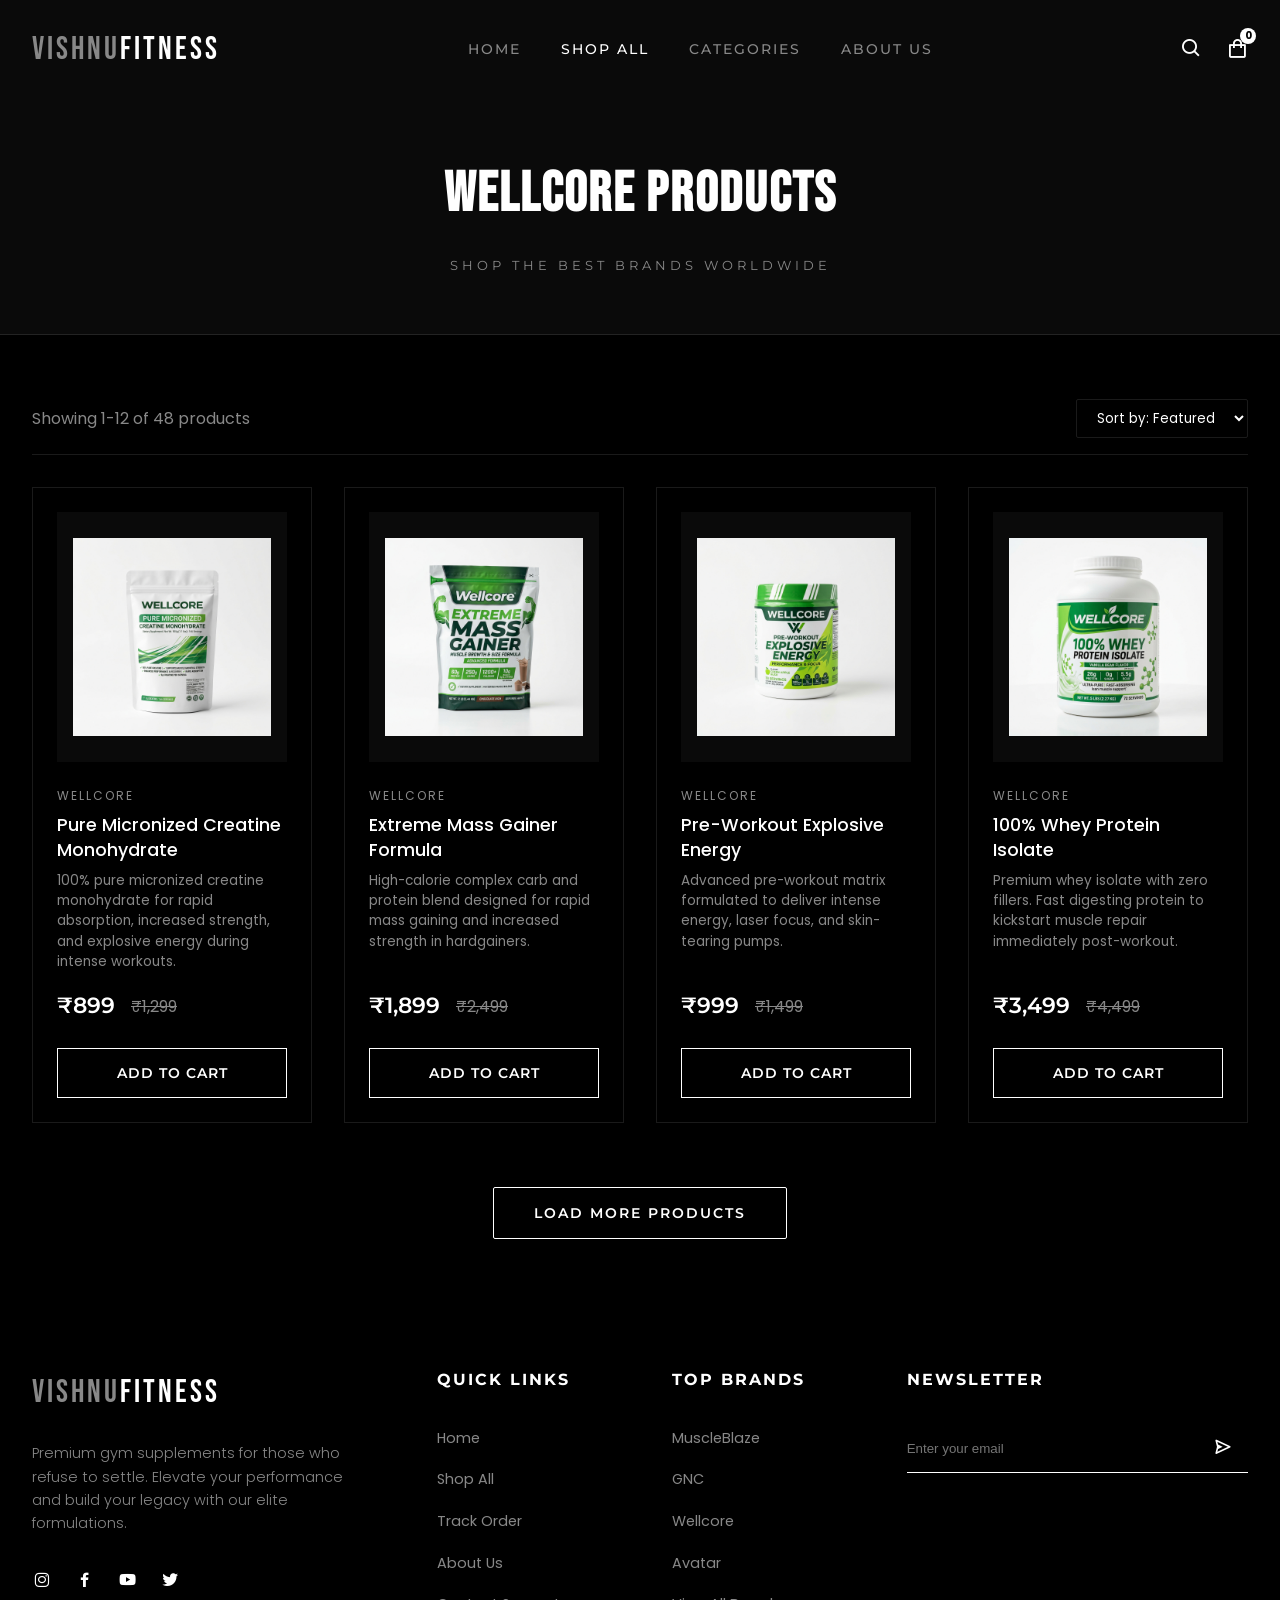
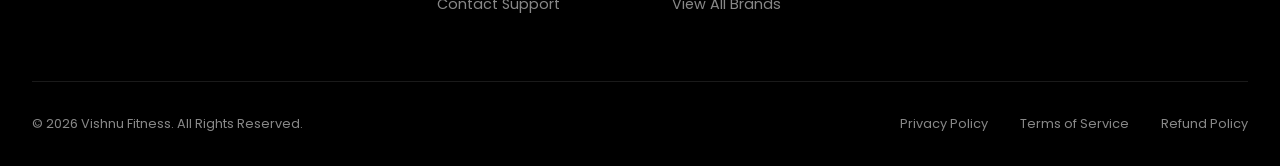
<file: wellcore.html>
<!DOCTYPE html>
<html lang="en">
<head>
    <meta charset="UTF-8">
    <meta name="viewport" content="width=device-width, initial-scale=1.0">
    <title>Wellcore Products | Vishnu Fitness</title>
    <meta name="description" content="Shop premium gym supplements from top brands like MuscleBlaze, GNC, Wellcore, Avatar, and more.">
    
    <!-- Fonts -->
    <link rel="preconnect" href="https://fonts.googleapis.com">
    <link rel="preconnect" href="https://fonts.gstatic.com" crossorigin>
    <link href="https://fonts.googleapis.com/css2?family=Bebas+Neue&family=Montserrat:wght@400;500;600;700&family=Poppins:wght@300;400;500;600;700;800&display=swap" rel="stylesheet">
    
    <!-- Icons -->
    <link href='https://unpkg.com/boxicons@2.1.4/css/boxicons.min.css' rel='stylesheet'>
    
    <!-- CSS -->
    <link rel="stylesheet" href="css/styles.css">
    <style>
        .page-header {
            padding: 150px 0 50px;
            text-align: center;
            background-color: var(--clr-bg-alt);
            border-bottom: var(--border-light);
            margin-bottom: var(--spacing-lg);
        }
        .filters-bar {
            display: flex;
            justify-content: space-between;
            align-items: center;
            margin-bottom: 2rem;
            padding-bottom: 1rem;
            border-bottom: var(--border-light);
        }
        .filter-select {
            background: transparent;
            color: var(--clr-text-main);
            border: var(--border-light);
            padding: 0.5rem 1rem;
            font-family: var(--font-body);
            border-radius: var(--br-sm);
        }
        .filter-select option {
            background: var(--clr-bg-main);
        }
    </style>
</head>
<body>

    <!-- Navigation -->
    <nav class="navbar" id="navbar">
        <div class="container nav-container">
            <a href="index.html" class="brand-logo">
                <span>VISHNU</span>FITNESS
            </a>
            <div class="nav-links">
                <a href="index.html" class="nav-link">Home</a>
                <a href="products.html" class="nav-link" style="color: var(--clr-brand-primary);">Shop All</a>
                <a href="index.html#categories" class="nav-link">Categories</a>
                <a href="index.html#features" class="nav-link">About Us</a>
            </div>
            <div class="nav-icons">
                <button class="icon-btn search-btn" aria-label="Search">
                    <i class='bx bx-search'></i>
                </button>
                <button class="icon-btn cart-btn nav-cart" aria-label="Cart">
                    <i class='bx bx-shopping-bag'></i>
                    <span class="cart-badge">0</span>
                </button>
                <button class="icon-btn menu-btn" aria-label="Menu" id="menu-btn">
                    <i class='bx bx-menu'></i>
                </button>
            </div>
        </div>
        
        <!-- Mobile Menu Overlay -->
        <div class="mobile-menu" id="mobile-menu">
            <button class="close-menu" id="close-menu"><i class='bx bx-x'></i></button>
            <div class="mobile-nav-links">
                <a href="index.html" class="mobile-nav-link">Home</a>
                <a href="products.html" class="mobile-nav-link">Shop All</a>
                <a href="index.html#categories" class="mobile-nav-link">Categories</a>
                <a href="index.html#features" class="mobile-nav-link">About Us</a>
            </div>
        </div>
    </nav>

    <!-- Page Header -->
    <header class="page-header">
        <div class="container">
            <h1 class="section-title">Wellcore Products</h1>
            <p class="section-subtitle" style="margin-top: 1rem;">Shop The Best Brands Worldwide</p>
        </div>
    </header>

    <!-- Products Section -->
    <section class="section" style="padding-top: 0;">
        <div class="container">
            
            <div class="filters-bar">
                <div class="results-count text-muted">Showing 1-12 of 48 products</div>
                <div class="sort-by">
                    <select class="filter-select">
                        <option value="featured">Sort by: Featured</option>
                        <option value="price-low">Price: Low to High</option>
                        <option value="price-high">Price: High to Low</option>
                        <option value="rating">Top Rated</option>
                    </select>
                </div>
            </div>

            <div class="products-grid">
                <div class="product-card" onclick="window.location.href='product-detail.html?id=wellcore-creatine'" style="cursor: pointer;">
                    <div class="product-image-container">
                        <img src="assets/images/wellcore_creatine.png" alt="Pure Micronized Creatine Monohydrate" class="product-img">
                    </div>
                    <div class="product-brand">Wellcore</div>
                    <h3 class="product-title">Pure Micronized Creatine Monohydrate</h3>
                    <p class="product-desc">100% pure micronized creatine monohydrate for rapid absorption, increased strength, and explosive energy during intense workouts.</p>
                    <div class="product-price-container">
                        <span class="price-current">₹899</span>
                        <span class="price-old">₹1,299</span>
                    </div>
                    <button class="add-to-cart-btn" onclick="event.stopPropagation(); const prod = window.productDatabase['wellcore-creatine']; const defWeight = prod.weights.find(w => w.isDefault) || prod.weights[0]; window.addToCart({ id: 'wellcore-creatine', title: prod.title, brand: prod.brand, img: prod.img, flavor: prod.flavors[0], weight: defWeight.label, price: defWeight.price, qty: 1 });">Add to Cart</button>
                </div>

                <div class="product-card" onclick="window.location.href='product-detail.html?id=wellcore-gainer'" style="cursor: pointer;">
                    <div class="product-image-container">
                        <img src="assets/images/wellcore_gainer.png" alt="Extreme Mass Gainer Formula" class="product-img">
                    </div>
                    <div class="product-brand">Wellcore</div>
                    <h3 class="product-title">Extreme Mass Gainer Formula</h3>
                    <p class="product-desc">High-calorie complex carb and protein blend designed for rapid mass gaining and increased strength in hardgainers.</p>
                    <div class="product-price-container">
                        <span class="price-current">₹1,899</span>
                        <span class="price-old">₹2,499</span>
                    </div>
                    <button class="add-to-cart-btn" onclick="event.stopPropagation(); const prod = window.productDatabase['wellcore-gainer']; const defWeight = prod.weights.find(w => w.isDefault) || prod.weights[0]; window.addToCart({ id: 'wellcore-gainer', title: prod.title, brand: prod.brand, img: prod.img, flavor: prod.flavors[0], weight: defWeight.label, price: defWeight.price, qty: 1 });">Add to Cart</button>
                </div>

                <div class="product-card" onclick="window.location.href='product-detail.html?id=wellcore-preworkout'" style="cursor: pointer;">
                    <div class="product-image-container">
                        <img src="assets/images/wellcore_preworkout.png" alt="Pre-Workout Explosive Energy" class="product-img">
                    </div>
                    <div class="product-brand">Wellcore</div>
                    <h3 class="product-title">Pre-Workout Explosive Energy</h3>
                    <p class="product-desc">Advanced pre-workout matrix formulated to deliver intense energy, laser focus, and skin-tearing pumps.</p>
                    <div class="product-price-container">
                        <span class="price-current">₹999</span>
                        <span class="price-old">₹1,499</span>
                    </div>
                    <button class="add-to-cart-btn" onclick="event.stopPropagation(); const prod = window.productDatabase['wellcore-preworkout']; const defWeight = prod.weights.find(w => w.isDefault) || prod.weights[0]; window.addToCart({ id: 'wellcore-preworkout', title: prod.title, brand: prod.brand, img: prod.img, flavor: prod.flavors[0], weight: defWeight.label, price: defWeight.price, qty: 1 });">Add to Cart</button>
                </div>

                <div class="product-card" onclick="window.location.href='product-detail.html?id=wellcore-isolate'" style="cursor: pointer;">
                    <div class="product-image-container">
                        <img src="assets/images/wellcore_isolate.png" alt="100% Whey Protein Isolate" class="product-img">
                    </div>
                    <div class="product-brand">Wellcore</div>
                    <h3 class="product-title">100% Whey Protein Isolate</h3>
                    <p class="product-desc">Premium whey isolate with zero fillers. Fast digesting protein to kickstart muscle repair immediately post-workout.</p>
                    <div class="product-price-container">
                        <span class="price-current">₹3,499</span>
                        <span class="price-old">₹4,499</span>
                    </div>
                    <button class="add-to-cart-btn" onclick="event.stopPropagation(); const prod = window.productDatabase['wellcore-isolate']; const defWeight = prod.weights.find(w => w.isDefault) || prod.weights[0]; window.addToCart({ id: 'wellcore-isolate', title: prod.title, brand: prod.brand, img: prod.img, flavor: prod.flavors[0], weight: defWeight.label, price: defWeight.price, qty: 1 });">Add to Cart</button>
                </div>

                            </div>
            
            <div class="text-center" style="margin-top: 4rem; text-align: center;">
                <button class="btn btn-secondary">Load More Products</button>
            </div>
        </div>
    </section>

    <!-- Footer -->
    <footer class="footer">
        <div class="container">
            <div class="footer-top">
                <div class="footer-col brand-col">
                    <a href="index.html" class="brand-logo">
                        <span>VISHNU</span>FITNESS
                    </a>
                    <p class="footer-desc">Premium gym supplements for those who refuse to settle. Elevate your performance and build your legacy with our elite formulations.</p>
                    <div class="social-links">
                        <a href="#" class="social-link"><i class='bx bxl-instagram'></i></a>
                        <a href="#" class="social-link"><i class='bx bxl-facebook'></i></a>
                        <a href="#" class="social-link"><i class='bx bxl-youtube'></i></a>
                        <a href="#" class="social-link"><i class='bx bxl-twitter'></i></a>
                    </div>
                </div>
                
                <div class="footer-col">
                    <h4 class="footer-heading">Quick Links</h4>
                    <ul class="footer-links">
                        <li><a href="index.html">Home</a></li>
                        <li><a href="products.html">Shop All</a></li>
                        <li><a href="#">Track Order</a></li>
                        <li><a href="index.html#features">About Us</a></li>
                        <li><a href="#">Contact Support</a></li>
                    </ul>
                </div>
                
                <div class="footer-col">
                    <h4 class="footer-heading">Top Brands</h4>
                    <ul class="footer-links">
                        <li><a href="muscleblaze.html">MuscleBlaze</a></li>
                        <li><a href="gnc.html">GNC</a></li>
                        <li><a href="wellcore.html">Wellcore</a></li>
                        <li><a href="avatar.html">Avatar</a></li>
                        <li><a href="products.html">View All Brands</a></li>
                    </ul>
                </div>
                
                <div class="footer-col newsletter-col">
                    <h4 class="footer-heading">Newsletter</h4>
                    <form class="newsletter-form" onsubmit="event.preventDefault();">
                        <input type="email" placeholder="Enter your email" required>
                        <button type="submit" class="btn-subscribe"><i class='bx bx-send'></i></button>
                    </form>
                </div>
            </div>
            
            <div class="footer-bottom">
                <p>&copy; 2026 Vishnu Fitness. All Rights Reserved.</p>
                <div class="footer-bottom-links">
                    <a href="#">Privacy Policy</a>
                    <a href="#">Terms of Service</a>
                    <a href="#">Refund Policy</a>
                </div>
            </div>
        </div>
    </footer>

    <!-- JS -->
    

    <!-- JS -->
    <script src="js/data.js"></script>
    <script src="js/cart.js"></script>
    <script src="js/main.js"></script>

</body>
</html>
</file>
<file: css/styles.css>
/* ==========================================================================
   CSS Variables & Configuration (Black & White Theme)
   ========================================================================== */
   :root {
    /* Color Palette */
    --clr-bg-main: #000000;
    --clr-bg-alt: #0a0a0a;
    --clr-bg-glass: rgba(0, 0, 0, 0.8);
    --clr-text-main: #ffffff;
    --clr-text-muted: #888888;
    
    /* Brand Highlights */
    --clr-brand-primary: #ffffff;
    --clr-brand-secondary: #cccccc;
    --clr-brand-accent: #333333;
    
    /* Typography */
    --font-heading: 'Bebas Neue', sans-serif;
    --font-body: 'Poppins', sans-serif;
    --font-alt: 'Montserrat', sans-serif;
    
    /* Layout */
    --max-width: 1280px;
    --spacing-sm: 1rem;
    --spacing-md: 2rem;
    --spacing-lg: 4rem;
    --spacing-xl: 8rem;
    
    /* Border Radius & Effects */
    --br-sm: 2px;
    --br-md: 4px;
    --br-lg: 8px;
    --br-full: 50%;
    
    --transition: all 0.3s ease;
    --border-light: 1px solid rgba(255, 255, 255, 0.1);
}

/* ==========================================================================
   Reset & Base Styles
   ========================================================================== */
* {
    margin: 0;
    padding: 0;
    box-sizing: border-box;
}

html {
    scroll-behavior: smooth;
    font-size: 16px;
}

body {
    font-family: var(--font-body);
    background-color: var(--clr-bg-main);
    color: var(--clr-text-main);
    line-height: 1.6;
    overflow-x: hidden;
}

a {
    text-decoration: none;
    color: inherit;
    transition: var(--transition);
}

ul {
    list-style: none;
}

img {
    max-width: 100%;
    display: block;
    object-fit: cover;
}

button {
    cursor: pointer;
    border: none;
    background: none;
    font-family: inherit;
    color: inherit;
}

/* Container */
.container {
    width: 100%;
    max-width: var(--max-width);
    margin: 0 auto;
    padding: 0 var(--spacing-sm);
}

@media (min-width: 768px) {
    .container {
        padding: 0 var(--spacing-md);
    }
}

/* Typography Classes */
.text-brand { color: var(--clr-brand-primary); }
.text-muted { color: var(--clr-text-muted); }

/* Buttons */
.btn {
    display: inline-flex;
    align-items: center;
    justify-content: center;
    gap: 0.5rem;
    padding: 1rem 2.5rem;
    font-family: var(--font-alt);
    font-weight: 600;
    text-transform: uppercase;
    letter-spacing: 2px;
    border-radius: var(--br-sm);
    transition: var(--transition);
    font-size: 0.9rem;
}

.btn-primary {
    background: var(--clr-brand-primary);
    color: var(--clr-bg-main);
    border: 1px solid var(--clr-brand-primary);
}

.btn-primary:hover {
    background: transparent;
    color: var(--clr-brand-primary);
}

.btn-secondary {
    background: transparent;
    color: var(--clr-text-main);
    border: 1px solid var(--clr-text-main);
}

.btn-secondary:hover {
    background: var(--clr-text-main);
    color: var(--clr-bg-main);
}

/* Sections Base */
.section {
    padding: var(--spacing-lg) 0;
}

.section-header {
    text-align: center;
    margin-bottom: var(--spacing-lg);
}

.section-subtitle {
    color: var(--clr-text-muted);
    font-family: var(--font-alt);
    text-transform: uppercase;
    letter-spacing: 4px;
    font-size: 0.8rem;
    margin-bottom: 0.5rem;
}

.section-title {
    font-family: var(--font-heading);
    font-size: 3.5rem;
    letter-spacing: 2px;
    text-transform: uppercase;
}

/* ==========================================================================
   Navbar
   ========================================================================== */
.navbar {
    position: fixed;
    top: 0;
    left: 0;
    width: 100%;
    z-index: 1000;
    padding: 1.5rem 0;
    transition: var(--transition);
    border-bottom: 1px solid transparent;
}

.navbar.scrolled {
    padding: 1rem 0;
    background: var(--clr-bg-main);
    border-bottom: var(--border-light);
}

.nav-container {
    display: flex;
    justify-content: space-between;
    align-items: center;
}

.brand-logo {
    font-family: var(--font-heading);
    font-size: 2rem;
    letter-spacing: 3px;
    color: var(--clr-text-main);
}

.brand-logo span {
    font-weight: 300;
    color: var(--clr-text-muted);
}

.nav-links {
    display: none;
    gap: 2.5rem;
}

@media (min-width: 992px) {
    .nav-links {
        display: flex;
    }
}

.nav-link {
    font-family: var(--font-alt);
    font-size: 0.85rem;
    font-weight: 500;
    text-transform: uppercase;
    letter-spacing: 2px;
    color: var(--clr-text-muted);
    transition: color 0.3s ease;
}

.nav-link:hover {
    color: var(--clr-brand-primary);
}

.nav-icons {
    display: flex;
    align-items: center;
    gap: 1.5rem;
}

.icon-btn {
    font-size: 1.4rem;
    color: var(--clr-text-main);
    transition: color 0.3s ease;
    position: relative;
}

.icon-btn:hover {
    color: var(--clr-text-muted);
}

.cart-badge {
    position: absolute;
    top: -5px;
    right: -8px;
    background: var(--clr-text-main);
    color: var(--clr-bg-main);
    font-size: 0.65rem;
    font-weight: 700;
    width: 16px;
    height: 16px;
    border-radius: var(--br-full);
    display: flex;
    align-items: center;
    justify-content: center;
}

.menu-btn {
    display: block;
}

@media (min-width: 992px) {
    .menu-btn {
        display: none;
    }
}

/* Mobile Menu */
.mobile-menu {
    position: fixed;
    top: 0;
    right: -100%;
    width: 100%;
    height: 100vh;
    background: var(--clr-bg-main);
    z-index: 1001;
    display: flex;
    align-items: center;
    justify-content: center;
    transition: right 0.4s ease;
}

.mobile-menu.active {
    right: 0;
}

.close-menu {
    position: absolute;
    top: 2rem;
    right: 2rem;
    font-size: 2.5rem;
    color: var(--clr-text-main);
}

.mobile-nav-links {
    display: flex;
    flex-direction: column;
    align-items: center;
    gap: 2rem;
}

.mobile-nav-link {
    font-family: var(--font-heading);
    font-size: 3rem;
    letter-spacing: 2px;
    color: var(--clr-text-muted);
}

.mobile-nav-link:hover {
    color: var(--clr-text-main);
}

/* ==========================================================================
   Hero Section
   ========================================================================== */
.hero {
    position: relative;
    height: 100vh;
    min-height: 600px;
    display: flex;
    align-items: center;
    background-color: var(--clr-bg-main);
}

.hero-bg {
    position: absolute;
    top: 0;
    left: 0;
    width: 100%;
    height: 100%;
    object-position: top center;
    z-index: 0;
    opacity: 0.6;
}

.hero-overlay {
    position: absolute;
    top: 0;
    left: 0;
    width: 100%;
    height: 100%;
    background: linear-gradient(90deg, rgba(0,0,0,1) 0%, rgba(0,0,0,0.5) 50%, rgba(0,0,0,0.2) 100%);
    z-index: 1;
}

.hero-content {
    position: relative;
    z-index: 2;
    max-width: 800px;
}

.hero .subtitle {
    color: var(--clr-text-muted);
    font-family: var(--font-alt);
    font-size: 1rem;
    letter-spacing: 5px;
    text-transform: uppercase;
    margin-bottom: 1.5rem;
}

.hero .title {
    font-family: var(--font-heading);
    font-size: clamp(4rem, 8vw, 8rem);
    line-height: 0.9;
    margin-bottom: 2rem;
    text-transform: uppercase;
}

.hero .title span {
    color: var(--clr-text-main);
}

.hero .description {
    font-size: 1.1rem;
    color: var(--clr-text-muted);
    margin-bottom: 3rem;
    max-width: 500px;
    font-weight: 300;
}

.hero-buttons {
    display: flex;
    gap: 1.5rem;
    flex-wrap: wrap;
}

/* ==========================================================================
   Categories Section
   ========================================================================== */
.categories-grid {
    display: grid;
    grid-template-columns: repeat(1, 1fr);
    gap: 1.5rem;
}

@media (min-width: 576px) {
    .categories-grid {
        grid-template-columns: repeat(2, 1fr);
    }
}

@media (min-width: 992px) {
    .categories-grid {
        grid-template-columns: repeat(4, 1fr);
    }
}

.category-card {
    position: relative;
    height: 400px;
    background-color: var(--clr-bg-alt);
    border: var(--border-light);
    overflow: hidden;
    cursor: pointer;
    display: flex;
    align-items: flex-end;
}

.category-img {
    position: absolute;
    top: 0;
    left: 0;
    width: 100%;
    height: 100%;
    object-fit: cover;
    transition: transform 0.8s ease;
    opacity: 0.6;
}

.category-card:hover .category-img {
    transform: scale(1.05);
    opacity: 0.8;
}

.category-content {
    position: relative;
    z-index: 2;
    padding: 2rem;
    width: 100%;
    background: linear-gradient(to top, rgba(0,0,0,1) 0%, rgba(0,0,0,0) 100%);
}

.category-content h3 {
    font-family: var(--font-heading);
    font-size: 2rem;
    letter-spacing: 2px;
    margin-bottom: 0.5rem;
}

.category-link {
    font-size: 0.8rem;
    text-transform: uppercase;
    letter-spacing: 1px;
    color: var(--clr-text-muted);
    display: flex;
    align-items: center;
    gap: 0.5rem;
    transition: color 0.3s ease;
}

.category-card:hover .category-link {
    color: var(--clr-text-main);
}

/* ==========================================================================
   Products Section
   ========================================================================== */
.products-section {
    background-color: var(--clr-bg-alt);
}

.products-grid {
    display: grid;
    grid-template-columns: repeat(2, 1fr);
    gap: 1rem;
}

@media (min-width: 576px) {
    .products-grid {
        grid-template-columns: repeat(auto-fill, minmax(250px, 1fr));
        gap: 2rem;
    }
}

.product-card {
    background: var(--clr-bg-main);
    border: var(--border-light);
    padding: 1.5rem;
    display: flex;
    flex-direction: column;
    transition: border-color 0.3s ease;
    min-height: 450px;
}

.product-card:hover {
    border-color: var(--clr-text-main);
}

.product-badge {
    display: inline-block;
    background: var(--clr-text-main);
    color: var(--clr-bg-main);
    font-size: 0.7rem;
    font-weight: 700;
    text-transform: uppercase;
    letter-spacing: 1px;
    padding: 0.3rem 0.6rem;
    margin-bottom: 1rem;
    align-self: flex-start;
}

.product-badge.discount {
    background: var(--clr-text-muted);
    color: var(--clr-text-main);
}

.product-image-container {
    height: 250px;
    display: flex;
    align-items: center;
    justify-content: center;
    margin-bottom: 1.5rem;
    background-color: var(--clr-bg-alt);
    padding: 1rem;
}

.product-img {
    max-height: 100%;
    max-width: 100%;
    object-fit: contain;
    transition: transform 0.5s ease;
}

.product-card:hover .product-img {
    transform: scale(1.05);
}

.product-brand {
    font-size: 0.75rem;
    color: var(--clr-text-muted);
    text-transform: uppercase;
    letter-spacing: 2px;
    margin-bottom: 0.5rem;
}

.product-title {
    font-size: 0.9rem;
    font-weight: 500;
    margin-bottom: 0.5rem;
    line-height: 1.4;
}

.product-desc {
    display: none;
}

@media (min-width: 576px) {
    .product-title {
        font-size: 1.1rem;
    }
    .product-desc {
        display: block;
        font-size: 0.85rem;
        color: var(--clr-text-muted);
        margin-bottom: 1rem;
        line-height: 1.5;
        flex-grow: 1;
    }
}

.product-price-container {
    margin-top: auto;
    margin-bottom: 1.5rem;
    display: flex;
    align-items: center;
    gap: 1rem;
}

.price-current {
    font-size: 1.1rem;
    font-weight: 600;
    font-family: var(--font-alt);
}

@media (min-width: 576px) {
    .price-current {
        font-size: 1.4rem;
    }
}

.price-old {
    font-size: 1rem;
    color: var(--clr-text-muted);
    text-decoration: line-through;
}

.add-to-cart-btn {
    width: 100%;
    padding: 1rem;
    border: 1px solid var(--clr-text-main);
    background: transparent;
    color: var(--clr-text-main);
    font-family: var(--font-alt);
    font-weight: 600;
    text-transform: uppercase;
    letter-spacing: 1px;
    font-size: 0.85rem;
    transition: var(--transition);
}

.product-card:hover .add-to-cart-btn {
    background: var(--clr-text-main);
    color: var(--clr-bg-main);
}

/* ==========================================================================
   Offer Banner Section
   ========================================================================== */
.offer-section {
    position: relative;
    padding: var(--spacing-xl) 0;
    text-align: center;
    background-color: var(--clr-bg-main);
    border-top: var(--border-light);
    border-bottom: var(--border-light);
}

.offer-content {
    max-width: 800px;
    margin: 0 auto;
}

.offer-subtitle {
    color: var(--clr-text-muted);
    font-family: var(--font-alt);
    letter-spacing: 4px;
    text-transform: uppercase;
    margin-bottom: 1rem;
    font-size: 0.9rem;
}

.offer-title {
    font-family: var(--font-heading);
    font-size: clamp(3rem, 6vw, 5rem);
    line-height: 1.1;
    margin-bottom: 1.5rem;
    text-transform: uppercase;
}

.countdown {
    display: flex;
    justify-content: center;
    align-items: center;
    gap: 1rem;
    margin-bottom: 3rem;
}

.count-box {
    display: flex;
    flex-direction: column;
    align-items: center;
    width: 80px;
}

.count-box span:first-child {
    font-family: var(--font-heading);
    font-size: 3rem;
    line-height: 1;
}

.count-box .label {
    font-size: 0.75rem;
    text-transform: uppercase;
    letter-spacing: 2px;
    color: var(--clr-text-muted);
    margin-top: 0.5rem;
}

.separator {
    font-size: 2.5rem;
    font-family: var(--font-heading);
    color: var(--clr-text-muted);
    margin-top: -1.5rem;
}

/* ==========================================================================
   Features Section
   ========================================================================== */
.features-section {
    background-color: var(--clr-bg-alt);
}

.features-grid {
    display: grid;
    grid-template-columns: repeat(1, 1fr);
    gap: 3rem;
}

@media (min-width: 576px) {
    .features-grid {
        grid-template-columns: repeat(2, 1fr);
    }
}

@media (min-width: 992px) {
    .features-grid {
        grid-template-columns: repeat(4, 1fr);
    }
}

.feature-box {
    text-align: center;
}

.feature-icon {
    font-size: 2.5rem;
    color: var(--clr-text-main);
    margin-bottom: 1.5rem;
}

.feature-title {
    font-family: var(--font-alt);
    font-size: 1rem;
    text-transform: uppercase;
    letter-spacing: 1px;
    margin-bottom: 1rem;
}

.feature-desc {
    color: var(--clr-text-muted);
    font-size: 0.9rem;
    font-weight: 300;
}

/* ==========================================================================
   Footer
   ========================================================================== */
.footer {
    background: var(--clr-bg-main);
    padding: var(--spacing-lg) 0 2rem;
}

.footer-top {
    display: grid;
    grid-template-columns: 1fr;
    gap: 4rem;
    margin-bottom: 4rem;
}

@media (min-width: 768px) {
    .footer-top {
        grid-template-columns: 2fr 1fr 1fr;
    }
}

@media (min-width: 1024px) {
    .footer-top {
        grid-template-columns: 2fr 1fr 1fr 2fr;
    }
}

.brand-col .footer-desc {
    color: var(--clr-text-muted);
    margin: 1.5rem 0 2rem;
    max-width: 350px;
    font-weight: 300;
    font-size: 0.9rem;
}

.social-links {
    display: flex;
    gap: 1.5rem;
}

.social-link {
    color: var(--clr-text-main);
    font-size: 1.2rem;
    transition: color 0.3s ease;
}

.social-link:hover {
    color: var(--clr-text-muted);
}

.footer-heading {
    font-family: var(--font-alt);
    font-size: 1rem;
    text-transform: uppercase;
    letter-spacing: 2px;
    margin-bottom: 2rem;
}

.footer-links {
    display: flex;
    flex-direction: column;
    gap: 1rem;
}

.footer-links a {
    color: var(--clr-text-muted);
    font-size: 0.9rem;
    transition: color 0.3s ease;
}

.footer-links a:hover {
    color: var(--clr-text-main);
}

.newsletter-form {
    display: flex;
    margin-top: 1.5rem;
    border-bottom: 1px solid var(--clr-text-main);
}

.newsletter-form input {
    flex-grow: 1;
    padding: 1rem 0;
    background: transparent;
    border: none;
    color: #fff;
}

/* ==========================================================================
   Cart Toast Notification
   ========================================================================== */
.cart-toast {
    position: fixed;
    bottom: 2rem;
    right: -100%;
    background: var(--clr-bg-main);
    color: var(--clr-text-main);
    border: var(--border-light);
    padding: 1rem 2rem;
    display: flex;
    align-items: center;
    gap: 1rem;
    z-index: 9999;
    transition: right 0.4s ease;
    box-shadow: 0 10px 30px rgba(0, 0, 0, 0.5);
}

.cart-toast.show {
    right: 2rem;
}

.cart-toast i {
    font-size: 1.5rem;
    color: var(--clr-brand-primary);
}

/* ==========================================================================
   Product Detail Page (PDP)
   ========================================================================== */
.pdp-section {
    padding-bottom: var(--spacing-xl);
}

.pdp-grid {
    display: grid;
    grid-template-columns: 1fr;
    gap: 3rem;
    margin-bottom: 4rem;
}

@media (min-width: 992px) {
    .pdp-grid {
        grid-template-columns: 1fr 1fr;
        gap: 5rem;
    }
}

.pdp-images {
    display: flex;
    flex-direction: column;
    gap: 1.5rem;
}

.pdp-main-image {
    background: var(--clr-bg-alt);
    border: var(--border-light);
    border-radius: var(--br-md);
    padding: 2rem;
    display: flex;
    justify-content: center;
    align-items: center;
    height: 500px;
}

.pdp-main-image img {
    max-height: 100%;
    transition: opacity 0.2s ease;
}

.pdp-thumbnails {
    display: flex;
    gap: 1rem;
}

.thumbnail {
    width: 80px;
    height: 80px;
    object-fit: contain;
    background: var(--clr-bg-alt);
    border: var(--border-light);
    border-radius: var(--br-sm);
    padding: 0.5rem;
    cursor: pointer;
    transition: var(--transition);
}

.thumbnail.active, .thumbnail:hover {
    border-color: var(--clr-text-main);
}

.pdp-title {
    font-family: var(--font-heading);
    font-size: 3rem;
    line-height: 1.1;
    margin-bottom: 0.5rem;
    letter-spacing: 1px;
}

.pdp-price {
    display: flex;
    align-items: center;
    gap: 1rem;
    margin-bottom: 1.5rem;
    padding-bottom: 1.5rem;
    border-bottom: var(--border-light);
}

.pdp-price .price-current {
    font-size: 2.5rem;
    font-family: var(--font-alt);
    font-weight: 700;
}

.discount-badge {
    background: var(--clr-text-main);
    color: var(--clr-bg-main);
    padding: 0.2rem 0.8rem;
    border-radius: var(--br-sm);
    font-size: 0.9rem;
    font-weight: 600;
}

.pdp-desc {
    margin-bottom: 2rem;
    font-size: 1.05rem;
}

.selector-group {
    margin-bottom: 2rem;
}

.selector-title {
    font-size: 0.9rem;
    text-transform: uppercase;
    letter-spacing: 1px;
    margin-bottom: 1rem;
    color: var(--clr-text-muted);
}

.selector-title span {
    color: var(--clr-text-main);
    font-weight: 600;
    margin-left: 0.5rem;
}

.pills-container {
    display: flex;
    flex-wrap: wrap;
    gap: 1rem;
}

.pill {
    padding: 0.8rem 1.5rem;
    border: var(--border-light);
    border-radius: var(--br-sm);
    color: var(--clr-text-muted);
    font-family: var(--font-body);
    font-weight: 500;
    transition: var(--transition);
}

.pill:hover {
    border-color: var(--clr-text-main);
    color: var(--clr-text-main);
}

.pill.active {
    background: var(--clr-text-main);
    color: var(--clr-bg-main);
    border-color: var(--clr-text-main);
}

.pdp-actions {
    display: flex;
    gap: 1rem;
    margin-bottom: 2rem;
    margin-top: 3rem;
}

.quantity-selector {
    display: flex;
    border: var(--border-light);
    border-radius: var(--br-sm);
    overflow: hidden;
}

.qty-btn {
    width: 50px;
    display: flex;
    justify-content: center;
    align-items: center;
    background: var(--clr-bg-alt);
    color: var(--clr-text-main);
    transition: var(--transition);
}

.qty-btn:hover {
    background: #222;
}

.quantity-selector input {
    width: 60px;
    text-align: center;
    background: transparent;
    border: none;
    border-left: var(--border-light);
    border-right: var(--border-light);
    color: var(--clr-text-main);
    font-family: var(--font-alt);
    font-weight: 600;
    font-size: 1.2rem;
}

.pdp-benefits {
    display: flex;
    flex-direction: column;
    gap: 1rem;
    padding-top: 1.5rem;
    border-top: var(--border-light);
}

.benefit-item {
    display: flex;
    align-items: center;
    gap: 1rem;
    color: var(--clr-text-muted);
    font-size: 0.95rem;
}

.benefit-item i {
    font-size: 1.5rem;
    color: var(--clr-text-main);
}

.pdp-tabs-container {
    margin-top: 2rem;
}

.pdp-tab-headers {
    display: flex;
    border-bottom: var(--border-light);
    margin-bottom: 2rem;
    overflow-x: auto;
}

.tab-btn {
    padding: 1rem 2rem;
    font-family: var(--font-alt);
    font-weight: 600;
    text-transform: uppercase;
    letter-spacing: 1px;
    color: var(--clr-text-muted);
    position: relative;
    white-space: nowrap;
}

.tab-btn.active {
    color: var(--clr-text-main);
}

.tab-btn.active::after {
    content: '';
    position: absolute;
    bottom: -1px;
    left: 0;
    width: 100%;
    height: 3px;
    background: var(--clr-text-main);
}

.pdp-tab-content {
    display: none;
    line-height: 1.8;
}

.pdp-tab-content.active {
    display: block;
    animation: fadeIn 0.5s ease;
}

@keyframes fadeIn {
    from { opacity: 0; transform: translateY(10px); }
    to { opacity: 1; transform: translateY(0); }
}

.nutri-table {
    width: 100%;
    max-width: 600px;
    border-collapse: collapse;
}

.nutri-table th, .nutri-table td {
    padding: 1rem;
    border-bottom: var(--border-light);
    text-align: left;
}

.nutri-table th {
    color: var(--clr-text-main);
    font-weight: 600;
}    outline: none;
    font-family: inherit;
}

.newsletter-form input::placeholder {
    color: var(--clr-text-muted);
}

.btn-subscribe {
    padding: 0 1rem;
    color: var(--clr-text-main);
    font-size: 1.2rem;
}

.btn-subscribe:hover {
    color: var(--clr-text-muted);
}

.footer-bottom {
    padding-top: 2rem;
    border-top: var(--border-light);
    display: flex;
    flex-direction: column;
    align-items: center;
    gap: 1rem;
    color: var(--clr-text-muted);
    font-size: 0.8rem;
}

@media (min-width: 768px) {
    .footer-bottom {
        flex-direction: row;
        justify-content: space-between;
    }
}

.footer-bottom-links {
    display: flex;
    gap: 2rem;
}

.footer-bottom-links a:hover {
    color: var(--clr-text-main);
}

/* --- CART DRAWER --- */
.cart-overlay {
    position: fixed;
    top: 0;
    left: 0;
    width: 100%;
    height: 100%;
    background: rgba(0, 0, 0, 0.7);
    z-index: 9998;
    opacity: 0;
    visibility: hidden;
    transition: all 0.3s ease;
    backdrop-filter: blur(5px);
}

.cart-overlay.active {
    opacity: 1;
    visibility: visible;
}

.cart-drawer {
    position: fixed;
    top: 0;
    right: -100%;
    width: 100%;
    max-width: 400px;
    height: 100vh;
    background: var(--clr-bg-main);
    z-index: 9999;
    transition: right 0.4s cubic-bezier(0.77, 0, 0.175, 1);
    display: flex;
    flex-direction: column;
    border-left: 1px solid var(--clr-border);
}

.cart-drawer.active {
    right: 0;
}

.cart-header {
    padding: 1.5rem;
    border-bottom: 1px solid var(--clr-border);
    display: flex;
    justify-content: space-between;
    align-items: center;
}

.cart-title {
    font-family: var(--font-heading);
    font-size: 1.5rem;
    text-transform: uppercase;
    letter-spacing: 2px;
}

.close-cart-btn {
    background: none;
    border: none;
    color: var(--clr-text-main);
    font-size: 1.5rem;
    cursor: pointer;
    transition: color 0.3s ease;
}

.close-cart-btn:hover {
    color: var(--clr-text-muted);
}

.cart-items {
    flex-grow: 1;
    overflow-y: auto;
    padding: 1.5rem;
}

.cart-empty-msg {
    text-align: center;
    color: var(--clr-text-muted);
    margin-top: 2rem;
}

.cart-item {
    display: flex;
    gap: 1rem;
    padding-bottom: 1.5rem;
    margin-bottom: 1.5rem;
    border-bottom: 1px solid var(--clr-border);
}

.cart-item-img {
    width: 80px;
    height: 80px;
    object-fit: contain;
    background: var(--clr-bg-card);
    padding: 0.5rem;
}

.cart-item-details {
    flex-grow: 1;
    display: flex;
    flex-direction: column;
    gap: 0.3rem;
}

.cart-item-title {
    font-size: 0.95rem;
    font-weight: 500;
    line-height: 1.3;
}

.cart-item-variant {
    font-size: 0.8rem;
    color: var(--clr-text-muted);
}

.cart-item-bottom {
    display: flex;
    justify-content: space-between;
    align-items: center;
    margin-top: auto;
}

.cart-item-price {
    font-family: var(--font-alt);
    font-weight: 600;
}

.cart-item-remove {
    background: none;
    border: none;
    color: var(--clr-text-muted);
    cursor: pointer;
    font-size: 0.85rem;
    text-decoration: underline;
    transition: color 0.3s ease;
}

.cart-item-remove:hover {
    color: white;
}

.cart-footer {
    padding: 1.5rem;
    border-top: 1px solid var(--clr-border);
    background: var(--clr-bg-card);
}

.cart-total-row {
    display: flex;
    justify-content: space-between;
    margin-bottom: 1.5rem;
    font-size: 1.2rem;
    font-family: var(--font-alt);
    font-weight: 600;
}

.checkout-btn {
    width: 100%;
    padding: 1rem;
    background: var(--clr-text-main);
    color: var(--clr-bg-main);
    border: none;
    font-family: var(--font-alt);
    font-size: 1rem;
    font-weight: 600;
    text-transform: uppercase;
    letter-spacing: 1px;
    cursor: pointer;
    display: flex;
    justify-content: center;
    align-items: center;
    gap: 0.5rem;
    transition: background 0.3s ease;
}

.checkout-btn:hover {
    background: #ccc;
}
</file>
